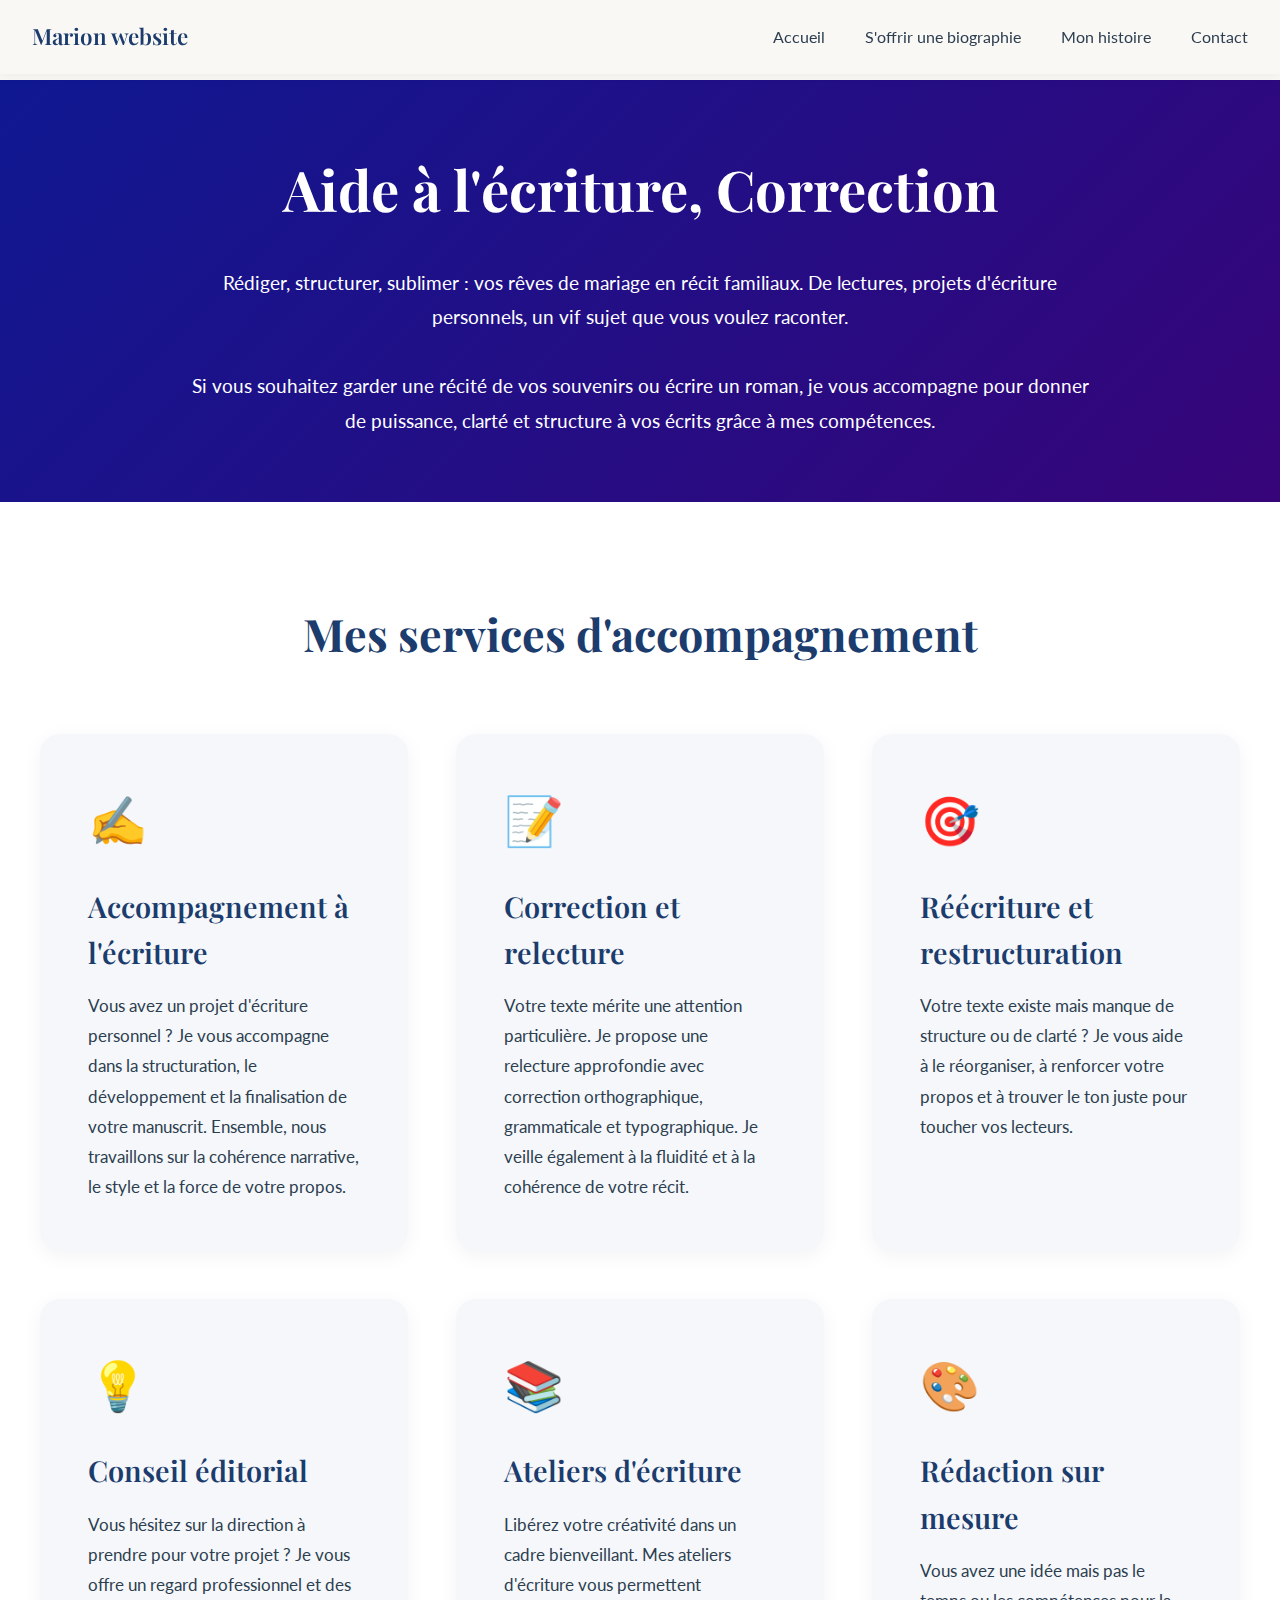
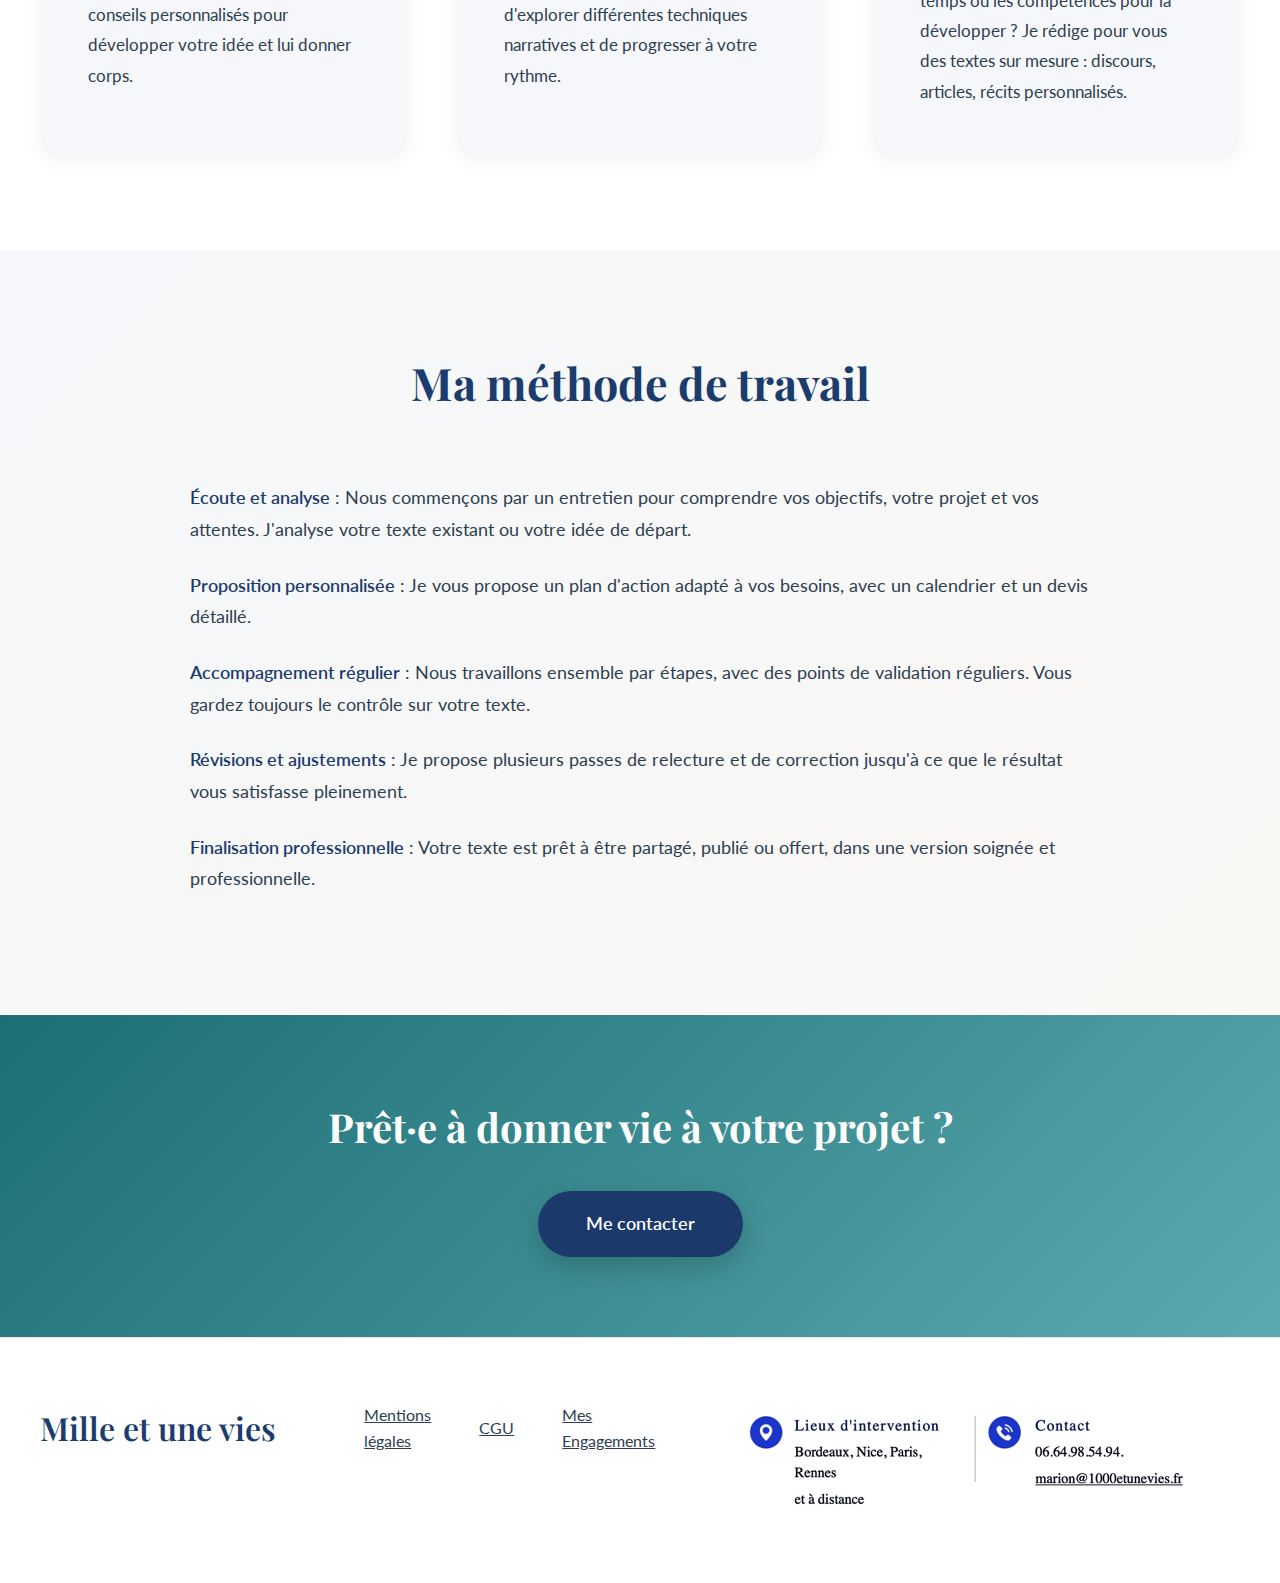
<file: aide-ecriture.html>
<!DOCTYPE html>
<html lang="fr">
  <head>
    <meta charset="UTF-8" />
    <meta name="viewport" content="width=device-width, initial-scale=1.0" />
    <title>Aide à l'écriture, Correction - Mille et une vies</title>
    <link
      href="https://fonts.googleapis.com/css2?family=Playfair+Display:wght@400;500;600;700&family=Cormorant+Garamond:wght@300;400;500&family=Lato:wght@300;400;600&display=swap"
      rel="stylesheet"
    />
    <style>
      * {
        margin: 0;
        padding: 0;
        box-sizing: border-box;
      }

      :root {
        --primary-blue: #1b3c6d;
        --accent-coral: #e8a598;
        --accent-teal: #1c6f75;
        --light-bg: #f5f7fa;
        --cream: #faf8f5;
        --dark-text: #2c3e50;
        --light-text: #6b7280;
        --navy-blue: #1b3a6b;
        --purple: #0f1891;
      }

      body {
        font-family: "Lato", sans-serif;
        color: var(--dark-text);
        line-height: 1.6;
        background-color: var(--cream);
      }

      /* Navbar */
      .navbar {
        background-color: var(--cream);
        padding: 1.2rem 2rem;
        position: fixed;
        top: 0;
        left: 0;
        right: 0;
        z-index: 1000;
        box-shadow: 0 2px 10px rgba(0, 0, 0, 0.05);
        transition: all 0.3s ease;
      }

      .navbar.scrolled {
        background-color: rgba(250, 248, 245, 0.98);
        backdrop-filter: blur(10px);
      }

      .nav-container {
        max-width: 1400px;
        margin: 0 auto;
        display: flex;
        justify-content: space-between;
        align-items: center;
      }

      .nav-logo {
        display: flex;
        align-items: center;
        gap: 1rem;
        text-decoration: none;
      }

      .nav-logo-icon {
        width: 50px;
        height: 50px;
      }

      .nav-logo-text {
        font-family: "Playfair Display", serif;
        font-size: 1.4rem;
        color: var(--primary-blue);
        font-weight: 600;
      }

      .nav-menu {
        display: flex;
        list-style: none;
        gap: 2.5rem;
        align-items: center;
      }

      .nav-menu li a {
        text-decoration: none;
        color: var(--dark-text);
        font-size: 1rem;
        font-weight: 400;
        transition: color 0.3s ease;
        position: relative;
      }

      .nav-menu li a::after {
        content: "";
        position: absolute;
        bottom: -5px;
        left: 0;
        width: 0;
        height: 2px;
        background-color: var(--accent-teal);
        transition: width 0.3s ease;
      }

      .nav-menu li a:hover {
        color: var(--primary-blue);
      }

      .nav-menu li a:hover::after {
        width: 100%;
      }

      .hamburger {
        display: none;
        flex-direction: column;
        cursor: pointer;
        gap: 5px;
        z-index: 1001;
      }

      .hamburger span {
        width: 28px;
        height: 3px;
        background-color: var(--primary-blue);
        border-radius: 3px;
        transition: all 0.3s ease;
      }

      @media (max-width: 968px) {
        .hamburger {
          display: flex;
        }

        .nav-menu {
          position: fixed;
          top: 0;
          right: -100%;
          height: 100vh;
          width: 300px;
          background-color: white;
          flex-direction: column;
          align-items: flex-start;
          padding: 6rem 2rem 2rem;
          box-shadow: -5px 0 20px rgba(0, 0, 0, 0.1);
          transition: right 0.4s cubic-bezier(0.4, 0, 0.2, 1);
          overflow-y: auto;
          gap: 1.5rem;
        }

        .nav-menu.active {
          right: 0;
        }
      }

      /* Hero Section */
      .hero-aide {
        margin-top: 80px;
        padding: 4rem 2rem;
        background: linear-gradient(135deg, var(--purple) 0%, #370479 100%);
        color: white;
        text-align: center;
      }

      .hero-title {
        font-family: "Playfair Display", serif;
        font-size: clamp(2.5rem, 5vw, 3.5rem);
        margin-bottom: 2rem;
      }

      .hero-text {
        max-width: 900px;
        margin: 0 auto;
        font-size: 1.2rem;
        line-height: 1.8;
      }

      /* Services Section */
      .services-section {
        padding: 6rem 2rem;
        background: white;
      }

      .section-title-main {
        font-family: "Playfair Display", serif;
        font-size: clamp(2rem, 4vw, 2.8rem);
        color: var(--primary-blue);
        text-align: center;
        margin-bottom: 4rem;
      }

      .services-grid {
        max-width: 1200px;
        margin: 0 auto;
        display: grid;
        grid-template-columns: repeat(auto-fit, minmax(350px, 1fr));
        gap: 3rem;
      }

      .service-card {
        background: var(--light-bg);
        padding: 3rem;
        border-radius: 20px;
        box-shadow: 0 5px 20px rgba(0, 0, 0, 0.05);
        transition: all 0.3s ease;
      }

      .service-card:hover {
        transform: translateY(-8px);
        box-shadow: 0 15px 40px rgba(0, 0, 0, 0.1);
      }

      .service-icon {
        font-size: 3rem;
        margin-bottom: 1.5rem;
      }

      .service-title {
        font-family: "Playfair Display", serif;
        font-size: 1.8rem;
        color: var(--primary-blue);
        margin-bottom: 1rem;
        font-weight: 600;
      }

      .service-description {
        font-size: 1.05rem;
        line-height: 1.8;
        color: var(--dark-text);
      }

      /* Methode Section */
      .methode-section {
        padding: 6rem 2rem;
        background: linear-gradient(
          135deg,
          var(--light-bg) 0%,
          var(--cream) 100%
        );
      }

      .methode-content {
        max-width: 900px;
        margin: 0 auto;
      }

      .methode-content p {
        font-size: 1.1rem;
        line-height: 1.8;
        color: var(--dark-text);
        margin-bottom: 1.5rem;
      }

      .methode-content strong {
        color: var(--primary-blue);
        font-weight: 600;
      }

      /* Tarifs Section */
      .tarifs-section {
        padding: 6rem 2rem;
        background: white;
      }

      .tarifs-grid {
        max-width: 1200px;
        margin: 4rem auto 0;
        display: grid;
        grid-template-columns: repeat(auto-fit, minmax(300px, 1fr));
        gap: 3rem;
      }

      .tarif-card {
        background: linear-gradient(135deg, var(--purple) 0%, #7e5fa6 100%);
        color: white;
        padding: 3rem;
        border-radius: 20px;
        box-shadow: 0 10px 30px rgba(155, 126, 189, 0.3);
        text-align: center;
        transition: all 0.3s ease;
      }

      .tarif-card:hover {
        transform: translateY(-5px);
        box-shadow: 0 15px 40px rgba(155, 126, 189, 0.4);
      }

      .tarif-title {
        font-family: "Playfair Display", serif;
        font-size: 1.8rem;
        margin-bottom: 1.5rem;
      }

      .tarif-price {
        font-size: 3rem;
        font-weight: 700;
        margin-bottom: 1rem;
      }

      .tarif-description {
        font-size: 1.05rem;
        line-height: 1.8;
        opacity: 0.95;
      }

      /* CTA Section */
      .cta-final {
        background: linear-gradient(
          135deg,
          var(--accent-teal) 0%,
          #5aa9ae 100%
        );
        padding: 5rem 2rem;
        text-align: center;
      }

      .cta-final h2 {
        font-family: "Playfair Display", serif;
        font-size: 2.5rem;
        color: white;
        margin-bottom: 2rem;
      }

      .btn-contact-final {
        display: inline-block;
        padding: 1.2rem 3rem;
        background: var(--navy-blue);
        color: white;
        text-decoration: none;
        border-radius: 50px;
        font-weight: 600;
        font-size: 1.1rem;
        transition: all 0.3s ease;
        box-shadow: 0 10px 30px rgba(0, 0, 0, 0.2);
      }

      .btn-contact-final:hover {
        transform: scale(1.05);
        box-shadow: 0 15px 40px rgba(0, 0, 0, 0.3);
      }

      /* Footer */
      /* Footer */
      footer {
        background: white;
        color: var(--dark-text);
        padding: 4rem 2rem;
        border-top: 1px solid #e5e7eb;
      }

      .footer-content {
        max-width: 1200px;
        margin: 0 auto;
        display: grid;
        grid-template-columns: 1fr 1fr 2fr;
        gap: 4rem;
        align-items: start;
      }

      .footer-logo {
        font-family: "Playfair Display", serif;
        font-size: 2rem;
        color: var(--primary-blue);
        font-weight: 600;
        margin-bottom: 0;
      }

      .footer-links {
        display: flex;
        gap: 3rem;
        align-items: center;
      }

      .footer-links a {
        color: var(--dark-text);
        text-decoration: underline;
        font-size: 1rem;
        transition: color 0.3s ease;
      }

      .footer-links a:hover {
        color: var(--primary-blue);
      }

      .footer-info {
        display: flex;
        flex-direction: column;
        gap: 0.5rem;
      }

      .footer-info-title {
        font-weight: 600;
        color: var(--dark-text);
        margin-bottom: 0.5rem;
        font-size: 1rem;
      }

      .footer-info p {
        color: var(--dark-text);
        font-size: 0.95rem;
        line-height: 1.6;
        margin: 0;
      }

      .footer-info a {
        color: var(--dark-text);
        text-decoration: underline;
        transition: color 0.3s ease;
      }

      .footer-info a:hover {
        color: var(--primary-blue);
      }

      .footer-icon {
        width: 24px;
        height: 24px;
        display: inline-flex;
        align-items: center;
        justify-content: center;
        background: var(--primary-blue);
        color: white;
        border-radius: 50%;
        margin-right: 0.5rem;
        font-size: 0.8rem;
      }

      .footer-contact-image {
        display: flex;
        align-items: center;
        justify-content: flex-end;
      }

      .footer-contact-image img {
        max-width: 100%;
        height: auto;
      }

      .footer-bottom {
        display: none;
      }

      /* Responsive */
      @media (max-width: 968px) {
        .services-grid,
        .tarifs-grid {
          grid-template-columns: 1fr;
          gap: 2rem;
        }

        .service-card,
        .tarif-card {
          padding: 2rem;
        }
      }
    </style>
  </head>
  <body id="home">
    <!-- Navbar -->
    <nav class="navbar">
      <div class="nav-container">
        <a href="./index.html" class="nav-logo">
          <span class="nav-logo-text">Marion website</span>
        </a>

        <ul class="nav-menu">
          <li><a href="./index.html">Accueil</a></li>
          <li class="">
            <a href="#contact">S'offrir une biographie</a>
          </li>
          <li><a href="./merencontrer.html">Mon histoire</a></li>
          <li><a href="#contact">Contact</a></li>
        </ul>

        <div class="hamburger">
          <span></span>
          <span></span>
          <span></span>
        </div>
      </div>
    </nav>

    <!-- Hero Section -->
    <section class="hero-aide">
      <h1 class="hero-title">Aide à l'écriture, Correction</h1>
      <p class="hero-text">
        Rédiger, structurer, sublimer : vos rêves de mariage en récit familiaux.
        De lectures, projets d'écriture personnels, un vif sujet que vous voulez
        raconter.<br /><br />Si vous souhaitez garder une récité de vos
        souvenirs ou écrire un roman, je vous accompagne pour donner de
        puissance, clarté et structure à vos écrits grâce à mes compétences.
      </p>
    </section>

    <!-- Services Section -->
    <section class="services-section">
      <h2 class="section-title-main">Mes services d'accompagnement</h2>

      <div class="services-grid">
        <div class="service-card">
          <div class="service-icon">✍️</div>
          <h3 class="service-title">Accompagnement à l'écriture</h3>
          <p class="service-description">
            Vous avez un projet d'écriture personnel ? Je vous accompagne dans
            la structuration, le développement et la finalisation de votre
            manuscrit. Ensemble, nous travaillons sur la cohérence narrative, le
            style et la force de votre propos.
          </p>
        </div>

        <div class="service-card">
          <div class="service-icon">📝</div>
          <h3 class="service-title">Correction et relecture</h3>
          <p class="service-description">
            Votre texte mérite une attention particulière. Je propose une
            relecture approfondie avec correction orthographique, grammaticale
            et typographique. Je veille également à la fluidité et à la
            cohérence de votre récit.
          </p>
        </div>

        <div class="service-card">
          <div class="service-icon">🎯</div>
          <h3 class="service-title">Réécriture et restructuration</h3>
          <p class="service-description">
            Votre texte existe mais manque de structure ou de clarté ? Je vous
            aide à le réorganiser, à renforcer votre propos et à trouver le ton
            juste pour toucher vos lecteurs.
          </p>
        </div>

        <div class="service-card">
          <div class="service-icon">💡</div>
          <h3 class="service-title">Conseil éditorial</h3>
          <p class="service-description">
            Vous hésitez sur la direction à prendre pour votre projet ? Je vous
            offre un regard professionnel et des conseils personnalisés pour
            développer votre idée et lui donner corps.
          </p>
        </div>

        <div class="service-card">
          <div class="service-icon">📚</div>
          <h3 class="service-title">Ateliers d'écriture</h3>
          <p class="service-description">
            Libérez votre créativité dans un cadre bienveillant. Mes ateliers
            d'écriture vous permettent d'explorer différentes techniques
            narratives et de progresser à votre rythme.
          </p>
        </div>

        <div class="service-card">
          <div class="service-icon">🎨</div>
          <h3 class="service-title">Rédaction sur mesure</h3>
          <p class="service-description">
            Vous avez une idée mais pas le temps ou les compétences pour la
            développer ? Je rédige pour vous des textes sur mesure : discours,
            articles, récits personnalisés.
          </p>
        </div>
      </div>
    </section>

    <!-- Méthode Section -->
    <section class="methode-section">
      <h2 class="section-title-main">Ma méthode de travail</h2>

      <div class="methode-content">
        <p>
          <strong>Écoute et analyse</strong> : Nous commençons par un entretien
          pour comprendre vos objectifs, votre projet et vos attentes. J'analyse
          votre texte existant ou votre idée de départ.
        </p>

        <p>
          <strong>Proposition personnalisée</strong> : Je vous propose un plan
          d'action adapté à vos besoins, avec un calendrier et un devis
          détaillé.
        </p>

        <p>
          <strong>Accompagnement régulier</strong> : Nous travaillons ensemble
          par étapes, avec des points de validation réguliers. Vous gardez
          toujours le contrôle sur votre texte.
        </p>

        <p>
          <strong>Révisions et ajustements</strong> : Je propose plusieurs
          passes de relecture et de correction jusqu'à ce que le résultat vous
          satisfasse pleinement.
        </p>

        <p>
          <strong>Finalisation professionnelle</strong> : Votre texte est prêt à
          être partagé, publié ou offert, dans une version soignée et
          professionnelle.
        </p>
      </div>
    </section>

    <!-- Tarifs Section
    <section class="tarifs-section">
        <h2 class="section-title-main">Tarifs</h2>
        
        <div class="tarifs-grid">
            <div class="tarif-card">
                <h3 class="tarif-title">Relecture / Correction</h3>
                <div class="tarif-price">3€</div>
                <p class="tarif-description">par page<br>(1500 signes)<br><br>Correction orthographique, grammaticale et typographique</p>
            </div>

            <div class="tarif-card">
                <h3 class="tarif-title">Accompagnement</h3>
                <div class="tarif-price">60€</div>
                <p class="tarif-description">par heure<br><br>Séance de travail individuelle pour structurer et développer votre projet</p>
            </div>

            <div class="tarif-card">
                <h3 class="tarif-price">Sur devis</div>
                <p class="tarif-description">Rédaction sur mesure<br>Ateliers d'écriture<br>Projets spécifiques<br><br>Contactez-moi pour un devis personnalisé</p>
            </div>
        </div>
    </section>
     -->

    <!-- CTA Section -->
    <section class="cta-final">
      <h2>Prêt·e à donner vie à votre projet ?</h2>
      <a href="index.html#contact" class="btn-contact-final">Me contacter</a>
    </section>

    <!-- Footer -->
    <footer>
      <div class="footer-content">
        <div class="footer-logo-section">
          <h2 class="footer-logo">Mille et une vies</h2>
        </div>

        <div class="footer-links">
          <a href="#">Mentions légales</a>
          <a href="#">CGU</a>
          <a href="#">Mes Engagements</a>
        </div>

        <div
          class="footer-contact-image display: flex; align-items: center; justify-content: flex-end"
        >
          <img
            src="./public/contacts.png"
            alt="Lieux d'intervention et Contact"
            style="width: 100%; height: auto"
          />
        </div>
      </div>
    </footer>

    <script>
      // Menu hamburger toggle
      const hamburger = document.querySelector(".hamburger");
      const navMenu = document.querySelector(".nav-menu");

      hamburger.addEventListener("click", () => {
        hamburger.classList.toggle("active");
        navMenu.classList.toggle("active");
      });

      // Fermer le menu quand on clique sur un lien
      document.querySelectorAll(".nav-menu li a").forEach((link) => {
        link.addEventListener("click", () => {
          hamburger.classList.remove("active");
          navMenu.classList.remove("active");
        });
      });

      // Fermer le menu quand on clique en dehors
      document.addEventListener("click", (e) => {
        if (!hamburger.contains(e.target) && !navMenu.contains(e.target)) {
          hamburger.classList.remove("active");
          navMenu.classList.remove("active");
        }
      });

      // Effet de scroll sur la navbar
      const navbar = document.querySelector(".navbar");
      window.addEventListener("scroll", () => {
        if (window.scrollY > 50) {
          navbar.classList.add("scrolled");
        } else {
          navbar.classList.remove("scrolled");
        }
      });
    </script>
  </body>
</html>
</file>
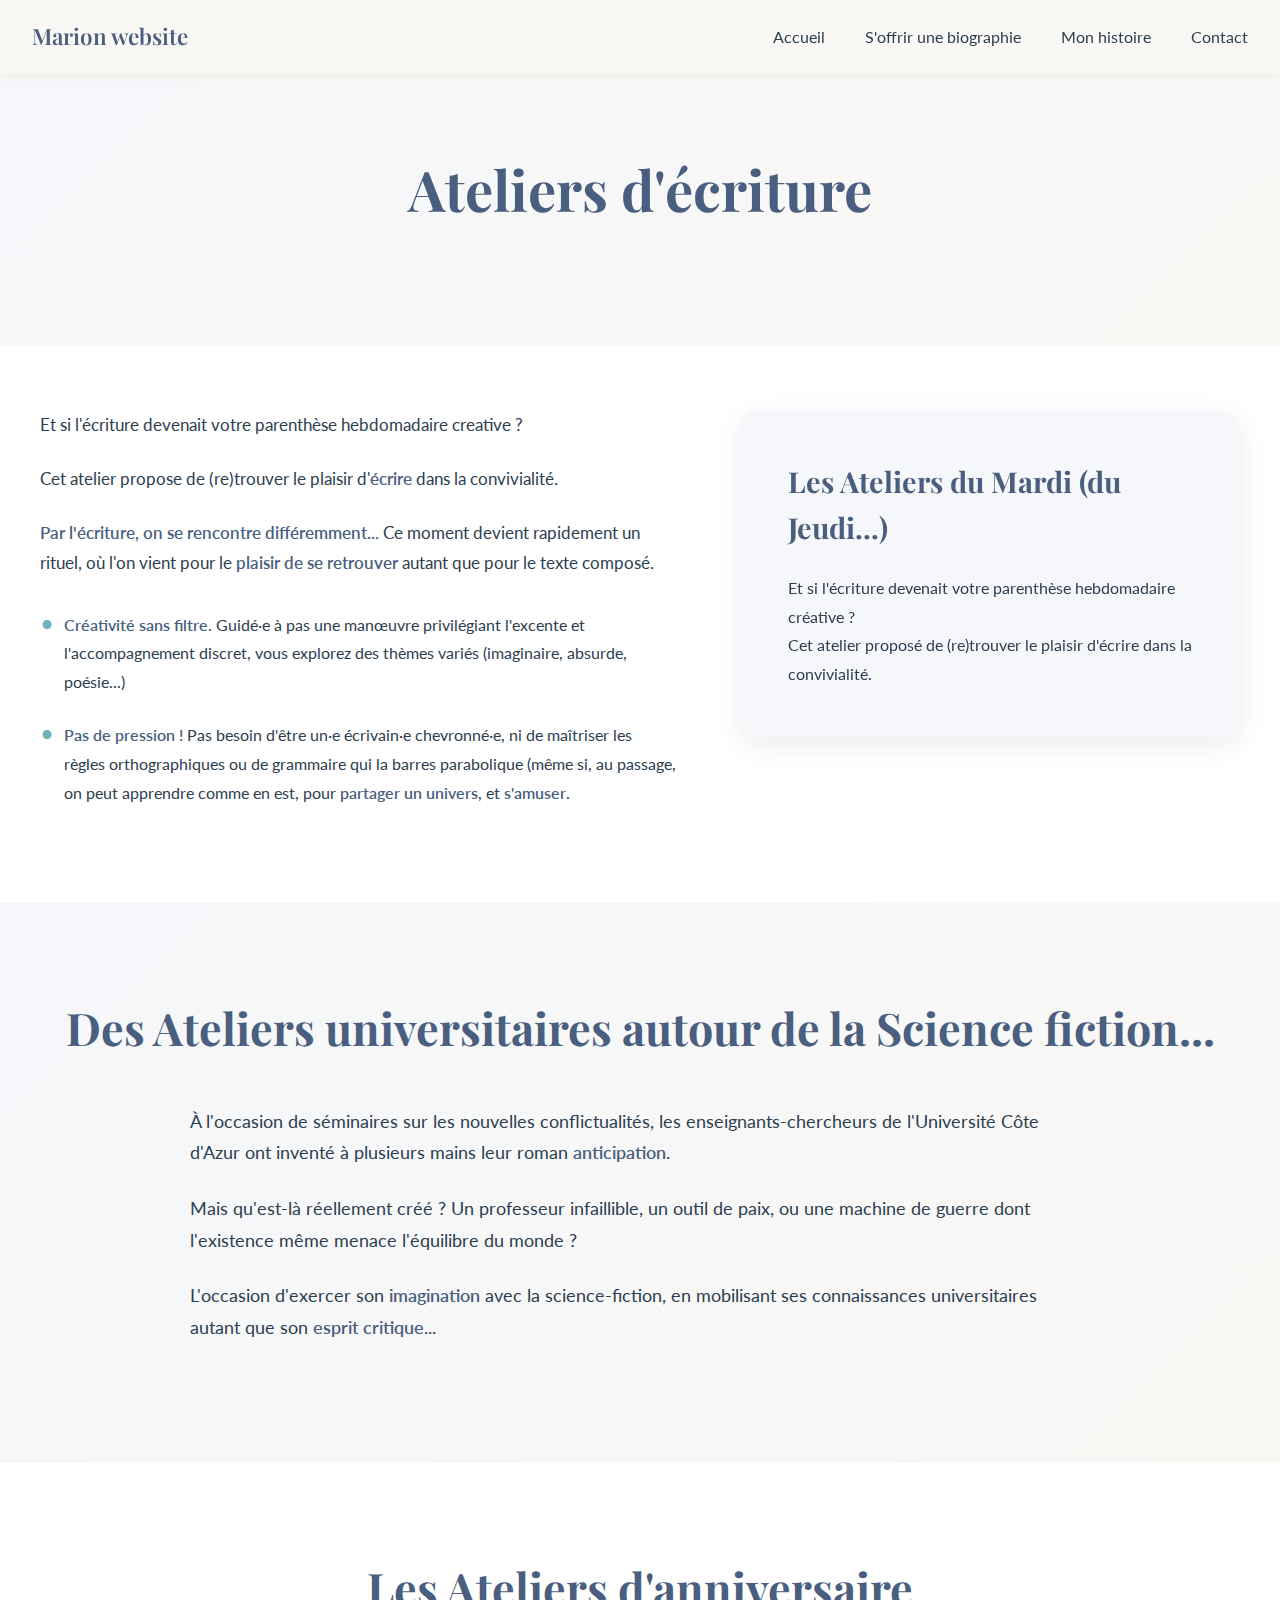
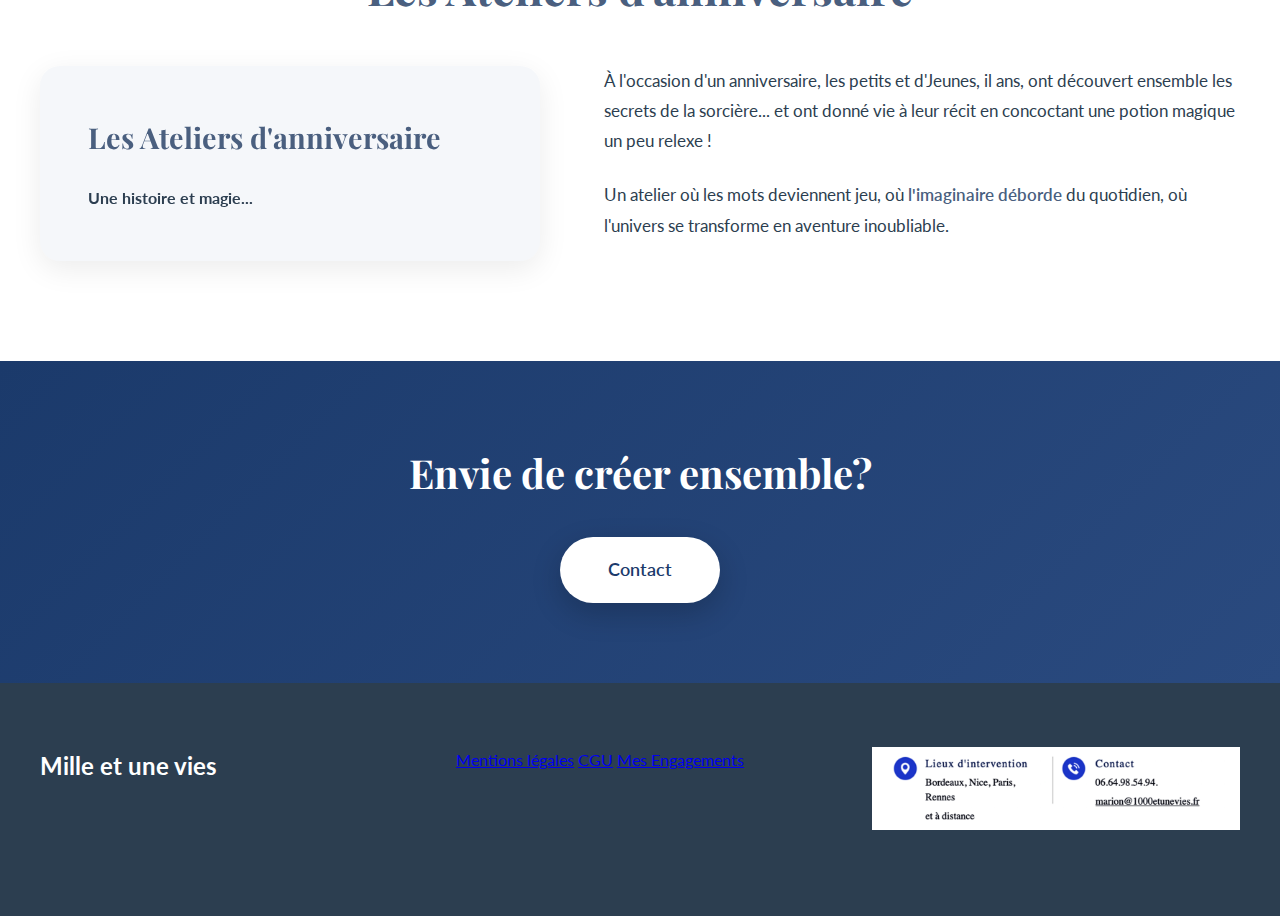
<file: atelier.html>
<!DOCTYPE html>
<html lang="fr">
  <head>
    <meta charset="UTF-8" />
    <meta name="viewport" content="width=device-width, initial-scale=1.0" />
    <title>Ateliers d'écriture - Mille et une vies</title>
    <link
      href="https://fonts.googleapis.com/css2?family=Playfair+Display:wght@400;500;600;700&family=Cormorant+Garamond:wght@300;400;500&family=Lato:wght@300;400;600&display=swap"
      rel="stylesheet"
    />
    <style>
      * {
        margin: 0;
        padding: 0;
        box-sizing: border-box;
      }

      :root {
        --primary-blue: #4a5f7f;
        --accent-coral: #e8a598;
        --accent-teal: #6db3b8;
        --light-bg: #f5f7fa;
        --cream: #faf8f5;
        --dark-text: #2c3e50;
        --light-text: #6b7280;
        --navy-blue: #1b3a6b;
      }

      body {
        font-family: "Lato", sans-serif;
        color: var(--dark-text);
        line-height: 1.6;
        background-color: var(--cream);
      }

      /* Navbar */
      .navbar {
        background-color: var(--cream);
        padding: 1.2rem 2rem;
        position: fixed;
        top: 0;
        left: 0;
        right: 0;
        z-index: 1000;
        box-shadow: 0 2px 10px rgba(0, 0, 0, 0.05);
        transition: all 0.3s ease;
      }

      .navbar.scrolled {
        background-color: rgba(250, 248, 245, 0.98);
        backdrop-filter: blur(10px);
      }

      .nav-container {
        max-width: 1400px;
        margin: 0 auto;
        display: flex;
        justify-content: space-between;
        align-items: center;
      }

      .nav-logo {
        display: flex;
        align-items: center;
        gap: 1rem;
        text-decoration: none;
      }

      .nav-logo-icon {
        width: 50px;
        height: 50px;
      }

      .nav-logo-text {
        font-family: "Playfair Display", serif;
        font-size: 1.4rem;
        color: var(--primary-blue);
        font-weight: 600;
      }

      .nav-menu {
        display: flex;
        list-style: none;
        gap: 2.5rem;
        align-items: center;
      }

      .nav-menu li a {
        text-decoration: none;
        color: var(--dark-text);
        font-size: 1rem;
        font-weight: 400;
        transition: color 0.3s ease;
        position: relative;
      }

      .nav-menu li a::after {
        content: "";
        position: absolute;
        bottom: -5px;
        left: 0;
        width: 0;
        height: 2px;
        background-color: var(--accent-teal);
        transition: width 0.3s ease;
      }

      .nav-menu li a:hover {
        color: var(--primary-blue);
      }

      .nav-menu li a:hover::after {
        width: 100%;
      }

      .hamburger {
        display: none;
        flex-direction: column;
        cursor: pointer;
        gap: 5px;
        z-index: 1001;
      }

      .hamburger span {
        width: 28px;
        height: 3px;
        background-color: var(--primary-blue);
        border-radius: 3px;
        transition: all 0.3s ease;
      }

      .hamburger.active span:nth-child(1) {
        transform: rotate(45deg) translate(8px, 8px);
      }

      .hamburger.active span:nth-child(2) {
        opacity: 0;
      }

      .hamburger.active span:nth-child(3) {
        transform: rotate(-45deg) translate(7px, -7px);
      }

      @media (max-width: 968px) {
        .hamburger {
          display: flex;
        }

        .nav-menu {
          position: fixed;
          top: 0;
          right: -100%;
          height: 100vh;
          width: 300px;
          background-color: white;
          flex-direction: column;
          align-items: flex-start;
          padding: 6rem 2rem 2rem;
          box-shadow: -5px 0 20px rgba(0, 0, 0, 0.1);
          transition: right 0.4s cubic-bezier(0.4, 0, 0.2, 1);
          overflow-y: auto;
          gap: 1.5rem;
        }

        .nav-menu.active {
          right: 0;
        }

        .nav-menu li {
          width: 100%;
        }

        .nav-menu li a {
          display: block;
          padding: 0.8rem 0;
          font-size: 1.1rem;
        }
      }

      /* Hero Section */
      .hero-ateliers {
        margin-top: 80px;
        padding: 4rem 2rem;
        background: linear-gradient(
          135deg,
          var(--light-bg) 0%,
          var(--cream) 100%
        );
      }

      .hero-title {
        font-family: "Playfair Display", serif;
        font-size: clamp(2.5rem, 5vw, 3.5rem);
        color: var(--primary-blue);
        margin-bottom: 3rem;
        text-align: center;
      }

      /* Section Atelier */
      .atelier-section {
        padding: 4rem 2rem;
        background: white;
      }

      .atelier-content {
        max-width: 1200px;
        margin: 0 auto;
        display: grid;
        grid-template-columns: 1fr 500px;
        gap: 4rem;
        align-items: start;
      }

      .atelier-text h2 {
        font-family: "Playfair Display", serif;
        font-size: 2rem;
        color: var(--primary-blue);
        margin-bottom: 2rem;
        line-height: 1.3;
      }

      .atelier-text p {
        font-size: 1.05rem;
        line-height: 1.8;
        color: var(--dark-text);
        margin-bottom: 1.5rem;
      }

      .atelier-text strong {
        color: var(--primary-blue);
        font-weight: 600;
      }

      .atelier-list {
        list-style: none;
        margin: 2rem 0;
      }

      .atelier-list li {
        margin-bottom: 1.5rem;
        padding-left: 1.5rem;
        position: relative;
        font-size: 1rem;
        line-height: 1.8;
      }

      .atelier-list li::before {
        content: "•";
        position: absolute;
        left: 0;
        color: var(--accent-teal);
        font-size: 1.5rem;
        line-height: 1;
      }

      .atelier-list strong {
        color: var(--primary-blue);
        font-weight: 600;
      }

      .atelier-sidebar {
        background: var(--light-bg);
        padding: 3rem;
        border-radius: 20px;
        box-shadow: 0 8px 30px rgba(0, 0, 0, 0.08);
        position: sticky;
        top: 120px;
      }

      .sidebar-title {
        font-family: "Playfair Display", serif;
        font-size: 1.8rem;
        color: var(--primary-blue);
        margin-bottom: 1.5rem;
      }

      .sidebar-text {
        font-size: 1rem;
        line-height: 1.8;
        color: var(--dark-text);
      }

      /* Section Universitaires */
      .universitaires-section {
        padding: 6rem 2rem;
        background: linear-gradient(
          135deg,
          var(--light-bg) 0%,
          var(--cream) 100%
        );
      }

      .section-title-main {
        font-family: "Playfair Display", serif;
        font-size: clamp(2rem, 4vw, 2.8rem);
        color: var(--primary-blue);
        text-align: center;
        margin-bottom: 3rem;
        line-height: 1.3;
      }

      .universitaires-content {
        max-width: 900px;
        margin: 0 auto;
      }

      .universitaires-content p {
        font-size: 1.1rem;
        line-height: 1.8;
        color: var(--dark-text);
        margin-bottom: 1.5rem;
      }

      .universitaires-content strong {
        color: var(--primary-blue);
        font-weight: 600;
      }

      .universitaires-content em {
        font-style: italic;
        color: var(--primary-blue);
      }

      /* Section Anniversaire */
      .anniversaire-section {
        padding: 6rem 2rem;
        background: white;
      }

      .anniversaire-content {
        max-width: 1200px;
        margin: 0 auto;
        display: grid;
        grid-template-columns: 500px 1fr;
        gap: 4rem;
        align-items: start;
      }

      .anniversaire-sidebar {
        background: var(--light-bg);
        padding: 3rem;
        border-radius: 20px;
        box-shadow: 0 8px 30px rgba(0, 0, 0, 0.08);
        position: sticky;
        top: 120px;
      }

      .anniversaire-text h2 {
        font-family: "Playfair Display", serif;
        font-size: 2rem;
        color: var(--primary-blue);
        margin-bottom: 2rem;
      }

      .anniversaire-text h3 {
        font-family: "Playfair Display", serif;
        font-size: 1.5rem;
        color: var(--primary-blue);
        margin: 2rem 0 1rem;
        font-style: italic;
      }

      .anniversaire-text p {
        font-size: 1.05rem;
        line-height: 1.8;
        color: var(--dark-text);
        margin-bottom: 1.5rem;
      }

      .anniversaire-text strong {
        color: var(--primary-blue);
        font-weight: 600;
      }

      /* Section CTA */
      .cta-final {
        background: linear-gradient(135deg, var(--navy-blue) 0%, #2a4a7f 100%);
        padding: 5rem 2rem;
        text-align: center;
      }

      .cta-final h2 {
        font-family: "Playfair Display", serif;
        font-size: 2.5rem;
        color: white;
        margin-bottom: 2rem;
      }

      .btn-contact-final {
        display: inline-block;
        padding: 1.2rem 3rem;
        background: white;
        color: var(--navy-blue);
        text-decoration: none;
        border-radius: 50px;
        font-weight: 600;
        font-size: 1.1rem;
        transition: all 0.3s ease;
        box-shadow: 0 10px 30px rgba(0, 0, 0, 0.2);
      }

      .btn-contact-final:hover {
        transform: scale(1.05);
        box-shadow: 0 15px 40px rgba(0, 0, 0, 0.3);
        background: var(--accent-teal);
        color: white;
      }

      /* Footer */
      footer {
        background: var(--dark-text);
        color: white;
        padding: 4rem 2rem 2rem;
      }

      .footer-content {
        max-width: 1200px;
        margin: 0 auto;
        display: grid;
        grid-template-columns: repeat(auto-fit, minmax(250px, 1fr));
        gap: 3rem;
        margin-bottom: 3rem;
      }

      .footer-section h3 {
        font-family: "Playfair Display", serif;
        font-size: 1.5rem;
        margin-bottom: 1.5rem;
      }

      .footer-section p,
      .footer-section a {
        color: rgba(255, 255, 255, 0.8);
        text-decoration: none;
        line-height: 2;
        display: block;
      }

      .footer-section a:hover {
        color: var(--accent-teal);
      }

      .footer-icon {
        display: inline-block;
        margin-right: 0.5rem;
      }

      .footer-bottom {
        text-align: center;
        padding-top: 2rem;
        border-top: 1px solid rgba(255, 255, 255, 0.1);
        color: rgba(255, 255, 255, 0.6);
      }

      /* Responsive */
      @media (max-width: 968px) {
        .atelier-content,
        .anniversaire-content {
          grid-template-columns: 1fr;
          gap: 2rem;
        }

        .atelier-sidebar,
        .anniversaire-sidebar {
          position: relative;
          top: 0;
        }

        .anniversaire-content {
          grid-template-columns: 1fr;
        }

        .anniversaire-sidebar {
          order: -1;
        }
      }
    </style>
  </head>
  <body class="home">
    <!-- Navbar -->
    <nav class="navbar">
      <div class="nav-container">
        <a href="./index.html" class="nav-logo">
          <span class="nav-logo-text">Marion website</span>
        </a>

        <ul class="nav-menu">
          <li><a href="./index.html">Accueil</a></li>
          <li class="">
            <a href="#contact">S'offrir une biographie</a>
          </li>
          <li><a href="./merencontrer.html">Mon histoire</a></li>
          <li><a href="#contact">Contact</a></li>
        </ul>

        <div class="hamburger">
          <span></span>
          <span></span>
          <span></span>
        </div>
      </div>
    </nav>

    <!-- Hero Section -->
    <section class="hero-ateliers">
      <h1 class="hero-title">Ateliers d'écriture</h1>
    </section>

    <!-- Section Les Ateliers du Mardi -->
    <section class="atelier-section">
      <div class="atelier-content">
        <div class="atelier-text">
          <p>
            Et si l'écriture devenait votre parenthèse hebdomadaire creative ?
          </p>
          <p>
            Cet atelier propose de (re)trouver le plaisir d'<strong
              >écrire</strong
            >
            dans la convivialité.
          </p>
          <p>
            <strong>Par l'écriture, on se rencontre différemment...</strong> Ce
            moment devient rapidement un rituel, où l'on vient pour le
            <strong>plaisir de se retrouver</strong> autant que pour le texte
            composé.
          </p>

          <ul class="atelier-list">
            <li>
              <strong>Créativité sans filtre.</strong> Guidé·e à pas une
              manœuvre privilégiant l'excente et l'accompagnement discret, vous
              explorez des thèmes variés (imaginaire, absurde, poésie...)
            </li>
            <li>
              <strong>Pas de pression !</strong> Pas besoin d'être un·e
              écrivain·e chevronné·e, ni de maîtriser les règles orthographiques
              ou de grammaire qui la barres parabolique (même si, au passage, on
              peut apprendre comme en est, pour
              <strong>partager un univers</strong>, et
              <strong>s'amuser</strong>.
            </li>
          </ul>
        </div>

        <div class="atelier-sidebar">
          <h3 class="sidebar-title">Les Ateliers du Mardi (du Jeudi...)</h3>
          <p class="sidebar-text">
            Et si l'écriture devenait votre parenthèse hebdomadaire créative ?
          </p>
          <p class="sidebar-text">
            Cet atelier proposé de (re)trouver le plaisir d'écrire dans la
            convivialité.
          </p>
        </div>
      </div>
    </section>

    <!-- Section Des Ateliers universitaires -->
    <section class="universitaires-section">
      <h2 class="section-title-main">
        Des Ateliers universitaires autour de la Science fiction...
      </h2>

      <div class="universitaires-content">
        <p>
          À l'occasion de séminaires sur les nouvelles conflictualités, les
          enseignants-chercheurs de l'Université Côte d'Azur ont inventé à
          plusieurs mains leur roman <strong>anticipation</strong>.
        </p>

        <p>
          Mais qu'est-là réellement créé ? Un professeur infaillible, un outil
          de paix, ou une machine de guerre dont l'existence même menace
          l'équilibre du monde ?
        </p>

        <p>
          L'occasion d'exercer son <strong>imagination</strong> avec la
          science-fiction, en mobilisant ses connaissances universitaires autant
          que son <strong>esprit critique</strong>...
        </p>
      </div>
    </section>

    <!-- Section Les Ateliers d'anniversaire -->
    <section class="anniversaire-section">
      <h2 class="section-title-main">Les Ateliers d'anniversaire</h2>

      <div class="anniversaire-content">
        <div class="anniversaire-sidebar">
          <h3 class="sidebar-title">Les Ateliers d'anniversaire</h3>
          <p class="sidebar-text"><strong>Une histoire et magie...</strong></p>
        </div>

        <div class="anniversaire-text">
          <p>
            À l'occasion d'un anniversaire, les petits et d'Jeunes, il ans, ont
            découvert ensemble les secrets de la sorcière... et ont donné vie à
            leur récit en concoctant une potion magique un peu relexe !
          </p>

          <p>
            Un atelier où les mots deviennent jeu, où
            <strong>l'imaginaire déborde</strong> du quotidien, où l'univers se
            transforme en aventure inoubliable.
          </p>
        </div>
      </div>
    </section>

    <!-- Section CTA -->
    <section class="cta-final">
      <h2>Envie de créer ensemble?</h2>
      <a href="index.html#contact" class="btn-contact-final">Contact</a>
    </section>

    <!-- Footer -->
    <footer>
      <div class="footer-content">
        <div class="footer-logo-section">
          <h2 class="footer-logo">Mille et une vies</h2>
        </div>

        <div class="footer-links">
          <a href="#">Mentions légales</a>
          <a href="#">CGU</a>
          <a href="#">Mes Engagements</a>
        </div>

        <div
          class="footer-contact-image display: flex; align-items: center; justify-content: flex-end"
        >
          <img
            src="./public/contacts.png"
            alt="Lieux d'intervention et Contact"
            style="width: 100%; height: auto"
          />
        </div>
      </div>
    </footer>

    <script>
      // Menu hamburger toggle
      const hamburger = document.querySelector(".hamburger");
      const navMenu = document.querySelector(".nav-menu");

      hamburger.addEventListener("click", () => {
        hamburger.classList.toggle("active");
        navMenu.classList.toggle("active");
      });

      // Fermer le menu quand on clique sur un lien
      document.querySelectorAll(".nav-menu li a").forEach((link) => {
        link.addEventListener("click", () => {
          hamburger.classList.remove("active");
          navMenu.classList.remove("active");
        });
      });

      // Fermer le menu quand on clique en dehors
      document.addEventListener("click", (e) => {
        if (!hamburger.contains(e.target) && !navMenu.contains(e.target)) {
          hamburger.classList.remove("active");
          navMenu.classList.remove("active");
        }
      });

      // Effet de scroll sur la navbar
      const navbar = document.querySelector(".navbar");
      window.addEventListener("scroll", () => {
        if (window.scrollY > 50) {
          navbar.classList.add("scrolled");
        } else {
          navbar.classList.remove("scrolled");
        }
      });
    </script>
  </body>
</html>
</file>
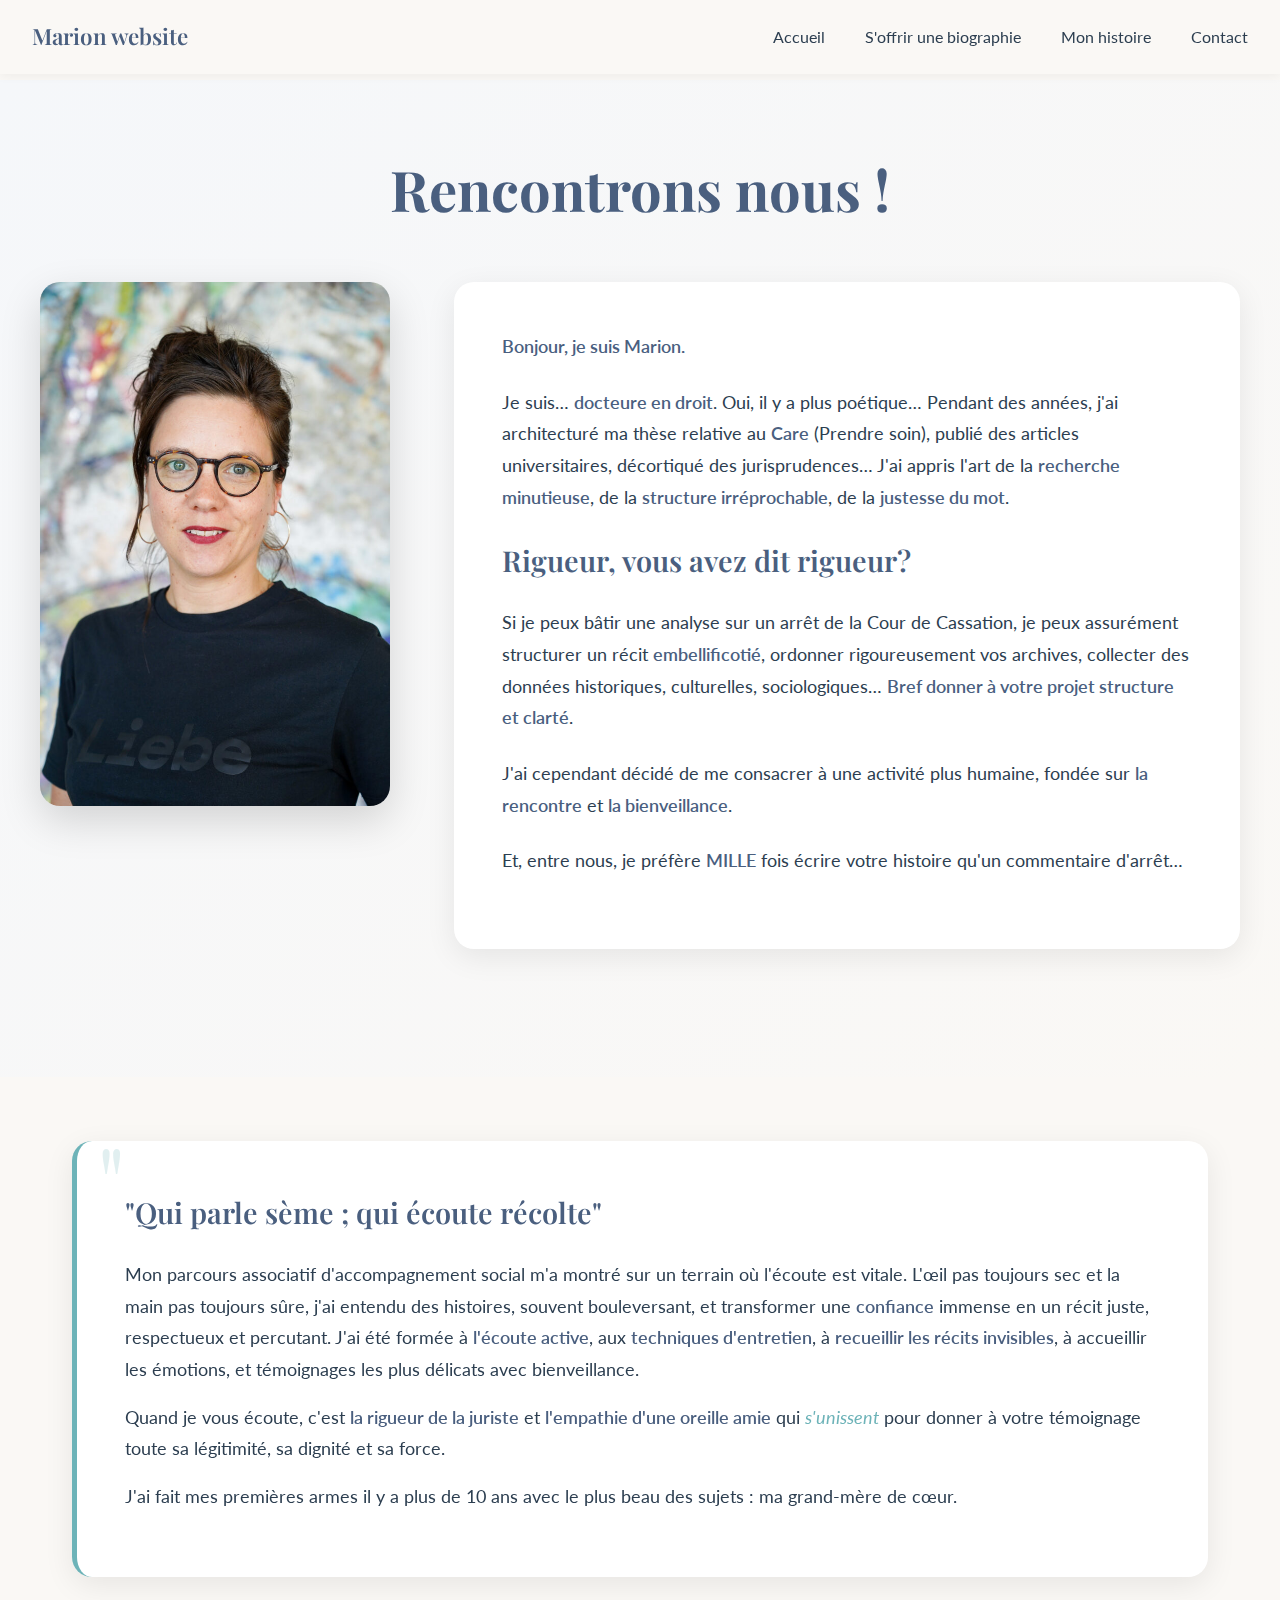
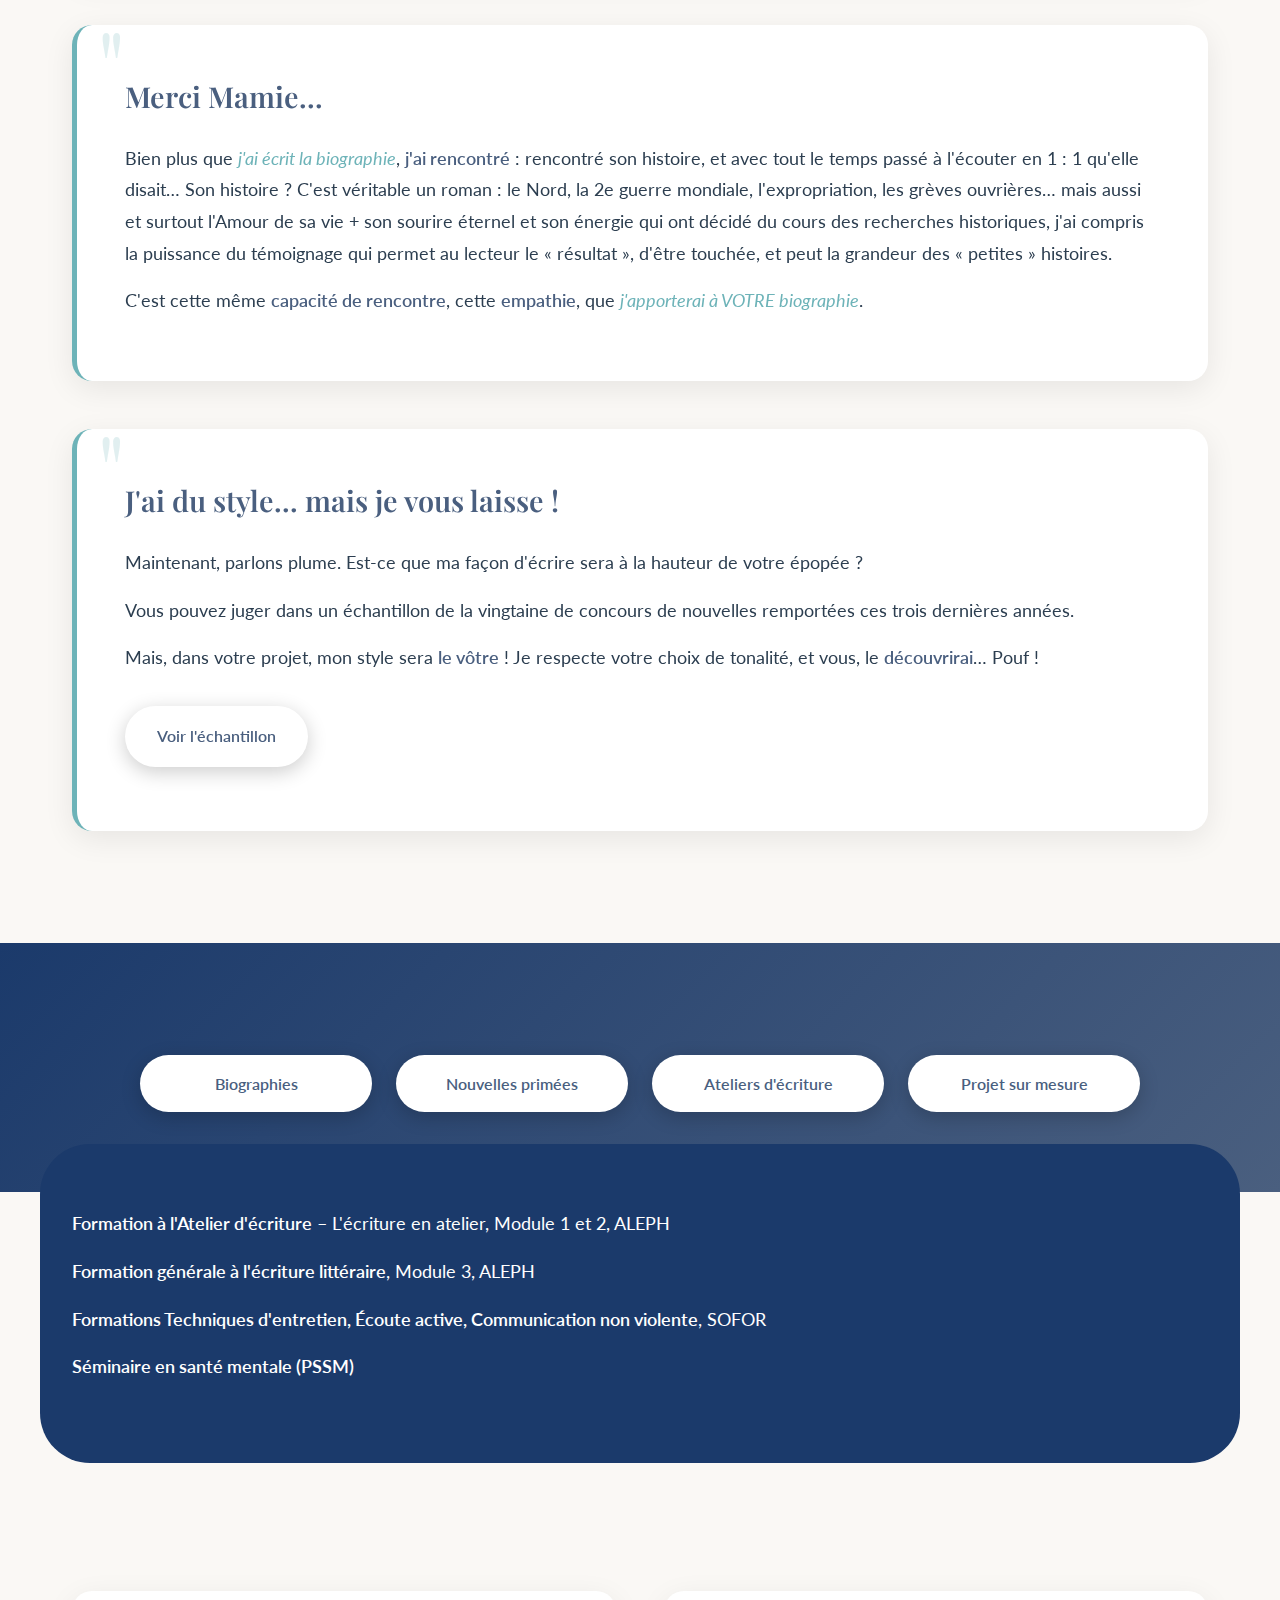
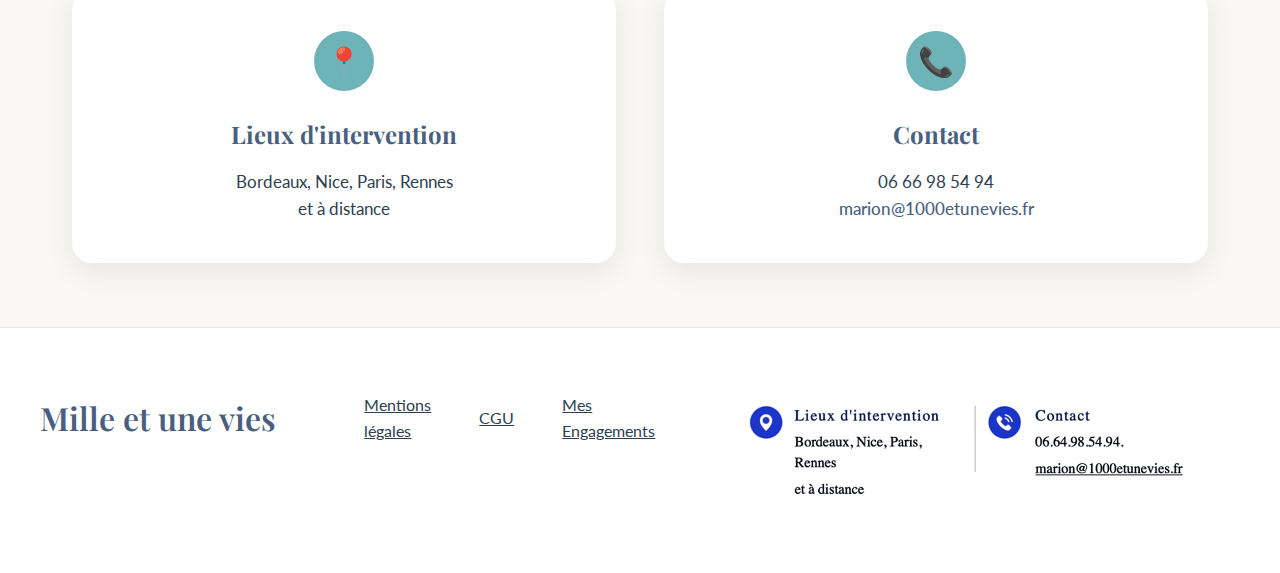
<file: merencontrer.html>
<!DOCTYPE html>
<html lang="fr">
  <head>
    <meta charset="UTF-8" />
    <meta name="viewport" content="width=device-width, initial-scale=1.0" />
    <title>Me rencontrer - Mille et une vies</title>
    <link
      href="https://fonts.googleapis.com/css2?family=Playfair+Display:wght@400;500;600;700&family=Cormorant+Garamond:wght@300;400;500&family=Lato:wght@300;400;600&display=swap"
      rel="stylesheet"
    />
    <style>
      * {
        margin: 0;
        padding: 0;
        box-sizing: border-box;
      }

      :root {
        --primary-blue: #4a5f7f;
        --accent-coral: #e8a598;
        --accent-teal: #6db3b8;
        --light-bg: #f5f7fa;
        --cream: #faf8f5;
        --dark-text: #2c3e50;
        --light-text: #6b7280;
        --navy-blue: #1b3a6b;
      }

      body {
        font-family: "Lato", sans-serif;
        color: var(--dark-text);
        line-height: 1.6;
        background-color: var(--cream);
      }

      /* Navbar - même que index.html */
      .navbar {
        background-color: var(--cream);
        padding: 1.2rem 2rem;
        position: fixed;
        top: 0;
        left: 0;
        right: 0;
        z-index: 1000;
        box-shadow: 0 2px 10px rgba(0, 0, 0, 0.05);
        transition: all 0.3s ease;
      }

      .navbar.scrolled {
        background-color: rgba(250, 248, 245, 0.98);
        backdrop-filter: blur(10px);
      }

      .nav-container {
        max-width: 1400px;
        margin: 0 auto;
        display: flex;
        justify-content: space-between;
        align-items: center;
      }

      .nav-logo {
        display: flex;
        align-items: center;
        gap: 1rem;
        text-decoration: none;
      }

      .nav-logo-icon {
        width: 50px;
        height: 50px;
      }

      .nav-logo-text {
        font-family: "Playfair Display", serif;
        font-size: 1.4rem;
        color: var(--primary-blue);
        font-weight: 600;
      }

      .nav-menu {
        display: flex;
        list-style: none;
        gap: 2.5rem;
        align-items: center;
      }

      .nav-menu li a {
        text-decoration: none;
        color: var(--dark-text);
        font-size: 1rem;
        font-weight: 400;
        transition: color 0.3s ease;
        position: relative;
      }

      .nav-menu li a::after {
        content: "";
        position: absolute;
        bottom: -5px;
        left: 0;
        width: 0;
        height: 2px;
        background-color: var(--accent-teal);
        transition: width 0.3s ease;
      }

      .nav-menu li a:hover {
        color: var(--primary-blue);
      }

      .nav-menu li a:hover::after {
        width: 100%;
      }

      .hamburger {
        display: none;
        flex-direction: column;
        cursor: pointer;
        gap: 5px;
        z-index: 1001;
      }

      .hamburger span {
        width: 28px;
        height: 3px;
        background-color: var(--primary-blue);
        border-radius: 3px;
        transition: all 0.3s ease;
      }

      .hamburger.active span:nth-child(1) {
        transform: rotate(45deg) translate(8px, 8px);
      }

      .hamburger.active span:nth-child(2) {
        opacity: 0;
      }

      .hamburger.active span:nth-child(3) {
        transform: rotate(-45deg) translate(7px, -7px);
      }

      @media (max-width: 968px) {
        .hamburger {
          display: flex;
        }

        .nav-menu {
          position: fixed;
          top: 0;
          right: -100%;
          height: 100vh;
          width: 300px;
          background-color: white;
          flex-direction: column;
          align-items: flex-start;
          padding: 6rem 2rem 2rem;
          box-shadow: -5px 0 20px rgba(0, 0, 0, 0.1);
          transition: right 0.4s cubic-bezier(0.4, 0, 0.2, 1);
          overflow-y: auto;
          gap: 1.5rem;
        }

        .nav-menu.active {
          right: 0;
        }

        .nav-menu li {
          width: 100%;
        }

        .nav-menu li a {
          display: block;
          padding: 0.8rem 0;
          font-size: 1.1rem;
        }
      }

      /* Hero Section avec photo */
      .hero-about {
        margin-top: 80px;
        padding: 4rem 2rem;
        background: linear-gradient(
          135deg,
          var(--light-bg) 0%,
          var(--cream) 100%
        );
      }

      .hero-content-wrapper {
        max-width: 1200px;
        margin: 0 auto;
      }

      .hero-title {
        font-family: "Playfair Display", serif;
        font-size: clamp(2.5rem, 5vw, 3.5rem);
        color: var(--primary-blue);
        margin-bottom: 3rem;
        text-align: center;
      }

      .intro-section {
        display: grid;
        grid-template-columns: 350px 1fr;
        gap: 4rem;
        align-items: start;
        margin-bottom: 4rem;
      }

      .profile-image {
        width: 100%;
        border-radius: 20px;
        box-shadow: 0 15px 40px rgba(0, 0, 0, 0.15);
        position: sticky;
        top: 120px;
      }

      .intro-text {
        background: white;
        padding: 3rem;
        border-radius: 20px;
        box-shadow: 0 8px 30px rgba(0, 0, 0, 0.08);
      }

      .intro-text p {
        font-size: 1.1rem;
        line-height: 1.8;
        color: var(--dark-text);
        margin-bottom: 1.5rem;
      }

      .intro-text p:first-child {
        font-size: 1.15rem;
        font-weight: 400;
      }

      .intro-text strong {
        color: var(--primary-blue);
        font-weight: 600;
      }

      /* Blockquotes Section */
      .quotes-section {
        max-width: 1200px;
        margin: 0 auto;
        padding: 4rem 2rem;
      }

      .quote-block {
        background: white;
        padding: 3rem;
        border-radius: 20px;
        box-shadow: 0 8px 30px rgba(0, 0, 0, 0.08);
        margin-bottom: 3rem;
        position: relative;
        border-left: 5px solid var(--accent-teal);
      }

      .quote-block::before {
        content: '"';
        font-family: "Playfair Display", serif;
        font-size: 6rem;
        color: var(--accent-teal);
        opacity: 0.2;
        position: absolute;
        top: -10px;
        left: 20px;
        line-height: 1;
      }

      .quote-title {
        font-family: "Playfair Display", serif;
        font-size: 1.8rem;
        color: var(--primary-blue);
        margin-bottom: 1.5rem;
        font-weight: 600;
      }

      .quote-text {
        font-size: 1.1rem;
        line-height: 1.8;
        color: var(--dark-text);
        margin-bottom: 1rem;
      }

      .quote-text strong {
        color: var(--primary-blue);
        font-weight: 600;
      }

      .quote-text em {
        font-style: italic;
        color: var(--accent-teal);
      }

      /* Section bleue avec boutons */
      .cta-buttons-section {
        background: linear-gradient(
          135deg,
          var(--navy-blue) 0%,
          var(--primary-blue) 100%
        );
        padding: 5rem 2rem;
        text-align: center;
      }

      .cta-buttons-container {
        max-width: 1000px;
        margin: 0 auto;
      }

      .cta-buttons-grid {
        display: grid;
        grid-template-columns: repeat(auto-fit, minmax(200px, 1fr));
        gap: 1.5rem;
        margin-top: 2rem;
      }

      .cta-btn {
        display: inline-block;
        padding: 1rem 2rem;
        background: white;
        color: var(--primary-blue);
        text-decoration: none;
        border-radius: 50px;
        font-weight: 600;
        font-size: 1rem;
        transition: all 0.3s ease;
        box-shadow: 0 5px 20px rgba(0, 0, 0, 0.2);
      }

      .cta-btn:hover {
        transform: translateY(-3px);
        box-shadow: 0 10px 30px rgba(0, 0, 0, 0.3);
        background: var(--accent-teal);
        color: white;
      }

      /* Section formations */
      .formations-section {
        background: var(--navy-blue);
        padding: 4rem 2rem;
        border-radius: 50px;
        max-width: 1200px;
        margin: -3rem auto 4rem;
        position: relative;
        z-index: 1;
      }

      .formations-content {
        color: white;
      }

      .formations-content p {
        font-size: 1.1rem;
        line-height: 1.8;
        margin-bottom: 1rem;
      }

      .formations-content strong {
        font-weight: 600;
      }

      /* Section contact */
      .contact-info-section {
        max-width: 1200px;
        margin: 0 auto;
        padding: 4rem 2rem;
        display: grid;
        grid-template-columns: repeat(auto-fit, minmax(300px, 1fr));
        gap: 3rem;
      }

      .contact-card {
        background: white;
        padding: 2.5rem;
        border-radius: 20px;
        box-shadow: 0 8px 30px rgba(0, 0, 0, 0.08);
        text-align: center;
        transition: all 0.3s ease;
      }

      .contact-card:hover {
        transform: translateY(-5px);
        box-shadow: 0 15px 40px rgba(0, 0, 0, 0.12);
      }

      .contact-icon {
        width: 60px;
        height: 60px;
        background: var(--accent-teal);
        border-radius: 50%;
        display: flex;
        align-items: center;
        justify-content: center;
        margin: 0 auto 1.5rem;
        font-size: 1.8rem;
      }

      .contact-card h3 {
        font-family: "Playfair Display", serif;
        font-size: 1.5rem;
        color: var(--primary-blue);
        margin-bottom: 1rem;
      }

      .contact-card p {
        font-size: 1.05rem;
        color: var(--dark-text);
        line-height: 1.6;
      }

      .contact-card a {
        color: var(--primary-blue);
        text-decoration: none;
        font-weight: 500;
      }

      .contact-card a:hover {
        color: var(--accent-teal);
      }

      /* Footer */
      /* Footer */
      footer {
        background: white;
        color: var(--dark-text);
        padding: 4rem 2rem;
        border-top: 1px solid #e5e7eb;
      }

      .footer-content {
        max-width: 1200px;
        margin: 0 auto;
        display: grid;
        grid-template-columns: 1fr 1fr 2fr;
        gap: 4rem;
        align-items: start;
      }

      .footer-logo {
        font-family: "Playfair Display", serif;
        font-size: 2rem;
        color: var(--primary-blue);
        font-weight: 600;
        margin-bottom: 0;
      }

      .footer-links {
        display: flex;
        gap: 3rem;
        align-items: center;
      }

      .footer-links a {
        color: var(--dark-text);
        text-decoration: underline;
        font-size: 1rem;
        transition: color 0.3s ease;
      }

      .footer-links a:hover {
        color: var(--primary-blue);
      }

      .footer-info {
        display: flex;
        flex-direction: column;
        gap: 0.5rem;
      }

      .footer-info-title {
        font-weight: 600;
        color: var(--dark-text);
        margin-bottom: 0.5rem;
        font-size: 1rem;
      }

      .footer-info p {
        color: var(--dark-text);
        font-size: 0.95rem;
        line-height: 1.6;
        margin: 0;
      }

      .footer-info a {
        color: var(--dark-text);
        text-decoration: underline;
        transition: color 0.3s ease;
      }

      .footer-info a:hover {
        color: var(--primary-blue);
      }

      .footer-icon {
        width: 24px;
        height: 24px;
        display: inline-flex;
        align-items: center;
        justify-content: center;
        background: var(--primary-blue);
        color: white;
        border-radius: 50%;
        margin-right: 0.5rem;
        font-size: 0.8rem;
      }

      .footer-contact-image {
        display: flex;
        align-items: center;
        justify-content: flex-end;
      }

      .footer-contact-image img {
        max-width: 100%;
        height: auto;
      }

      .footer-bottom {
        display: none;
      }
      /* Responsive */
      @media (max-width: 968px) {
        .intro-section {
          grid-template-columns: 1fr;
          gap: 2rem;
        }

        .profile-image {
          position: relative;
          top: 0;
          max-width: 400px;
          margin: 0 auto;
        }

        .intro-text {
          padding: 2rem;
        }

        .quote-block {
          padding: 2rem;
        }

        .quote-title {
          font-size: 1.5rem;
        }

        .cta-buttons-grid {
          grid-template-columns: 1fr;
        }

        .formations-section {
          border-radius: 30px;
          padding: 3rem 2rem;
        }
      }
    </style>
  </head>
  <body id="home">
    <!-- Navbar -->
    <nav class="navbar">
      <div class="nav-container">
        <a href="./index.html" class="nav-logo">
          <span class="nav-logo-text">Marion website</span>
        </a>

        <ul class="nav-menu">
          <li><a href="./index.html">Accueil</a></li>
          <li class="">
            <a href="#contact">S'offrir une biographie</a>
          </li>
          <li><a href="./merencontrer.html">Mon histoire</a></li>
          <li><a href="#contact">Contact</a></li>
        </ul>

        <div class="hamburger">
          <span></span>
          <span></span>
          <span></span>
        </div>
      </div>
    </nav>

    <!-- Hero Section avec présentation -->
    <section class="hero-about">
      <div class="hero-content-wrapper">
        <h1 class="hero-title">Rencontrons nous !</h1>

        <div class="intro-section">
          <img src="./public/photo.jpeg" alt="Marion" class="profile-image" />

          <div class="intro-text">
            <p><strong>Bonjour, je suis Marion.</strong></p>
            <p>
              Je suis… <strong>docteure en droit</strong>. Oui, il y a plus
              poétique… Pendant des années, j'ai architecturé ma thèse relative
              au <strong>Care</strong> (Prendre soin), publié des articles
              universitaires, décortiqué des jurisprudences… J'ai appris l'art
              de la <strong>recherche minutieuse</strong>, de la
              <strong>structure irréprochable</strong>, de la
              <strong>justesse du mot</strong>.
            </p>

            <h3 class="quote-title">Rigueur, vous avez dit rigueur?</h3>
            <p>
              Si je peux bâtir une analyse sur un arrêt de la Cour de Cassation,
              je peux assurément structurer un récit
              <strong>embellificotié</strong>, ordonner rigoureusement vos
              archives, collecter des données historiques, culturelles,
              sociologiques…
              <strong>Bref donner à votre projet structure et clarté</strong>.
            </p>

            <p>
              J'ai cependant décidé de me consacrer à une activité plus humaine,
              fondée sur <strong>la rencontre</strong> et
              <strong>la bienveillance</strong>.
            </p>

            <p>
              Et, entre nous, je préfère <strong>MILLE</strong> fois écrire
              votre histoire qu'un commentaire d'arrêt…
            </p>
          </div>
        </div>
      </div>
    </section>

    <!-- Blockquotes -->
    <section class="quotes-section">
      <div class="quote-block">
        <h2 class="quote-title">"Qui parle sème ; qui écoute récolte"</h2>
        <p class="quote-text">
          Mon parcours associatif d'accompagnement social m'a montré sur un
          terrain où l'écoute est vitale. L'œil pas toujours sec et la main pas
          toujours sûre, j'ai entendu des histoires, souvent bouleversant, et
          transformer une <strong>confiance</strong> immense en un récit juste,
          respectueux et percutant. J'ai été formée à
          <strong>l'écoute active</strong>, aux
          <strong>techniques d'entretien</strong>, à
          <strong>recueillir les récits invisibles</strong>, à accueillir les
          émotions, et témoignages les plus délicats avec bienveillance.
        </p>

        <p class="quote-text">
          Quand je vous écoute, c'est
          <strong>la rigueur de la juriste</strong> et
          <strong>l'empathie d'une oreille amie</strong> qui
          <em>s'unissent</em> pour donner à votre témoignage toute sa
          légitimité, sa dignité et sa force.
        </p>

        <p class="quote-text">
          J'ai fait mes premières armes il y a plus de 10 ans avec le plus beau
          des sujets : ma grand-mère de cœur.
        </p>
      </div>

      <div class="quote-block">
        <h2 class="quote-title">Merci Mamie...</h2>
        <p class="quote-text">
          Bien plus que <em>j'ai écrit la biographie</em>,
          <strong>j'ai rencontré</strong> : rencontré son histoire, et avec tout
          le temps passé à l'écouter en 1 : 1 qu'elle disait… Son histoire ?
          C'est véritable un roman : le Nord, la 2e guerre mondiale,
          l'expropriation, les grèves ouvrières… mais aussi et surtout l'Amour
          de sa vie + son sourire éternel et son énergie qui ont décidé du cours
          des recherches historiques, j'ai compris la puissance du témoignage
          qui permet au lecteur le « résultat », d'être touchée, et peut la
          grandeur des « petites » histoires.
        </p>

        <p class="quote-text">
          C'est cette même <strong>capacité de rencontre</strong>, cette
          <strong>empathie</strong>, que
          <em>j'apporterai à VOTRE biographie</em>.
        </p>
      </div>

      <div class="quote-block">
        <h2 class="quote-title">J'ai du style... mais je vous laisse !</h2>
        <p class="quote-text">
          Maintenant, parlons plume. Est-ce que ma façon d'écrire sera à la
          hauteur de votre épopée ?
        </p>

        <p class="quote-text">
          Vous pouvez juger dans un échantillon de la vingtaine de concours de
          nouvelles remportées ces trois dernières années.
        </p>

        <p class="quote-text">
          Mais, dans votre projet, mon style sera <strong>le vôtre</strong> ! Je
          respecte votre choix de tonalité, et vous, le
          <strong>découvrirai</strong>… Pouf !
        </p>
        <p class="quote-text">
          <a
            href="echantillon.html"
            class="cta-btn"
            style="display: inline-block; margin-top: 1rem"
            >Voir l'échantillon</a
          >
        </p>
      </div>
    </section>

    <!-- Section CTA avec boutons -->
    <section class="cta-buttons-section">
      <div class="cta-buttons-container">
        <div class="cta-buttons-grid">
          <a href="./biographie.html" class="cta-btn">Biographies</a>
          <a href="./echantillon.html" class="cta-btn">Nouvelles primées</a>
          <a href="./atelier.html" class="cta-btn">Ateliers d'écriture</a>
          <a href="#projet" class="cta-btn">Projet sur mesure</a>
        </div>
      </div>
    </section>

    <!-- Section Formations -->
    <section class="formations-section">
      <div class="formations-content">
        <p>
          <strong>Formation à l'Atelier d'écriture</strong> – L'écriture en
          atelier, Module 1 et 2, ALEPH
        </p>
        <p>
          <strong>Formation générale à l'écriture littéraire</strong>, Module 3,
          ALEPH
        </p>
        <p>
          <strong
            >Formations Techniques d'entretien, Écoute active, Communication non
            violente</strong
          >, SOFOR
        </p>
        <p><strong>Séminaire en santé mentale (PSSM)</strong></p>
      </div>
    </section>

    <!-- Section Contact -->
    <section class="contact-info-section">
      <div class="contact-card">
        <div class="contact-icon">📍</div>
        <h3>Lieux d'intervention</h3>
        <p>Bordeaux, Nice, Paris, Rennes</p>
        <p>et à distance</p>
      </div>

      <div class="contact-card">
        <div class="contact-icon">📞</div>
        <h3>Contact</h3>
        <p>06 66 98 54 94</p>
        <p>
          <a href="mailto:marion@1000etunevies.fr">marion@1000etunevies.fr</a>
        </p>
      </div>
    </section>

    <!-- Footer -->
    <!-- Footer -->
    <footer>
      <div class="footer-content">
        <div class="footer-logo-section">
          <h2 class="footer-logo">Mille et une vies</h2>
        </div>

        <div class="footer-links">
          <a href="#">Mentions légales</a>
          <a href="#">CGU</a>
          <a href="#">Mes Engagements</a>
        </div>

        <div
          class="footer-contact-image display: flex; align-items: center; justify-content: flex-end"
        >
          <img
            src="./public/contacts.png"
            alt="Lieux d'intervention et Contact"
            style="width: 100%; height: auto"
          />
        </div>
      </div>
    </footer>

    <script>
      // Menu hamburger toggle
      const hamburger = document.querySelector(".hamburger");
      const navMenu = document.querySelector(".nav-menu");

      hamburger.addEventListener("click", () => {
        hamburger.classList.toggle("active");
        navMenu.classList.toggle("active");
      });

      // Fermer le menu quand on clique sur un lien
      document.querySelectorAll(".nav-menu li a").forEach((link) => {
        link.addEventListener("click", () => {
          hamburger.classList.remove("active");
          navMenu.classList.remove("active");
        });
      });

      // Fermer le menu quand on clique en dehors
      document.addEventListener("click", (e) => {
        if (!hamburger.contains(e.target) && !navMenu.contains(e.target)) {
          hamburger.classList.remove("active");
          navMenu.classList.remove("active");
        }
      });

      // Effet de scroll sur la navbar
      const navbar = document.querySelector(".navbar");
      window.addEventListener("scroll", () => {
        if (window.scrollY > 50) {
          navbar.classList.add("scrolled");
        } else {
          navbar.classList.remove("scrolled");
        }
      });
    </script>
  </body>
</html>
</file>
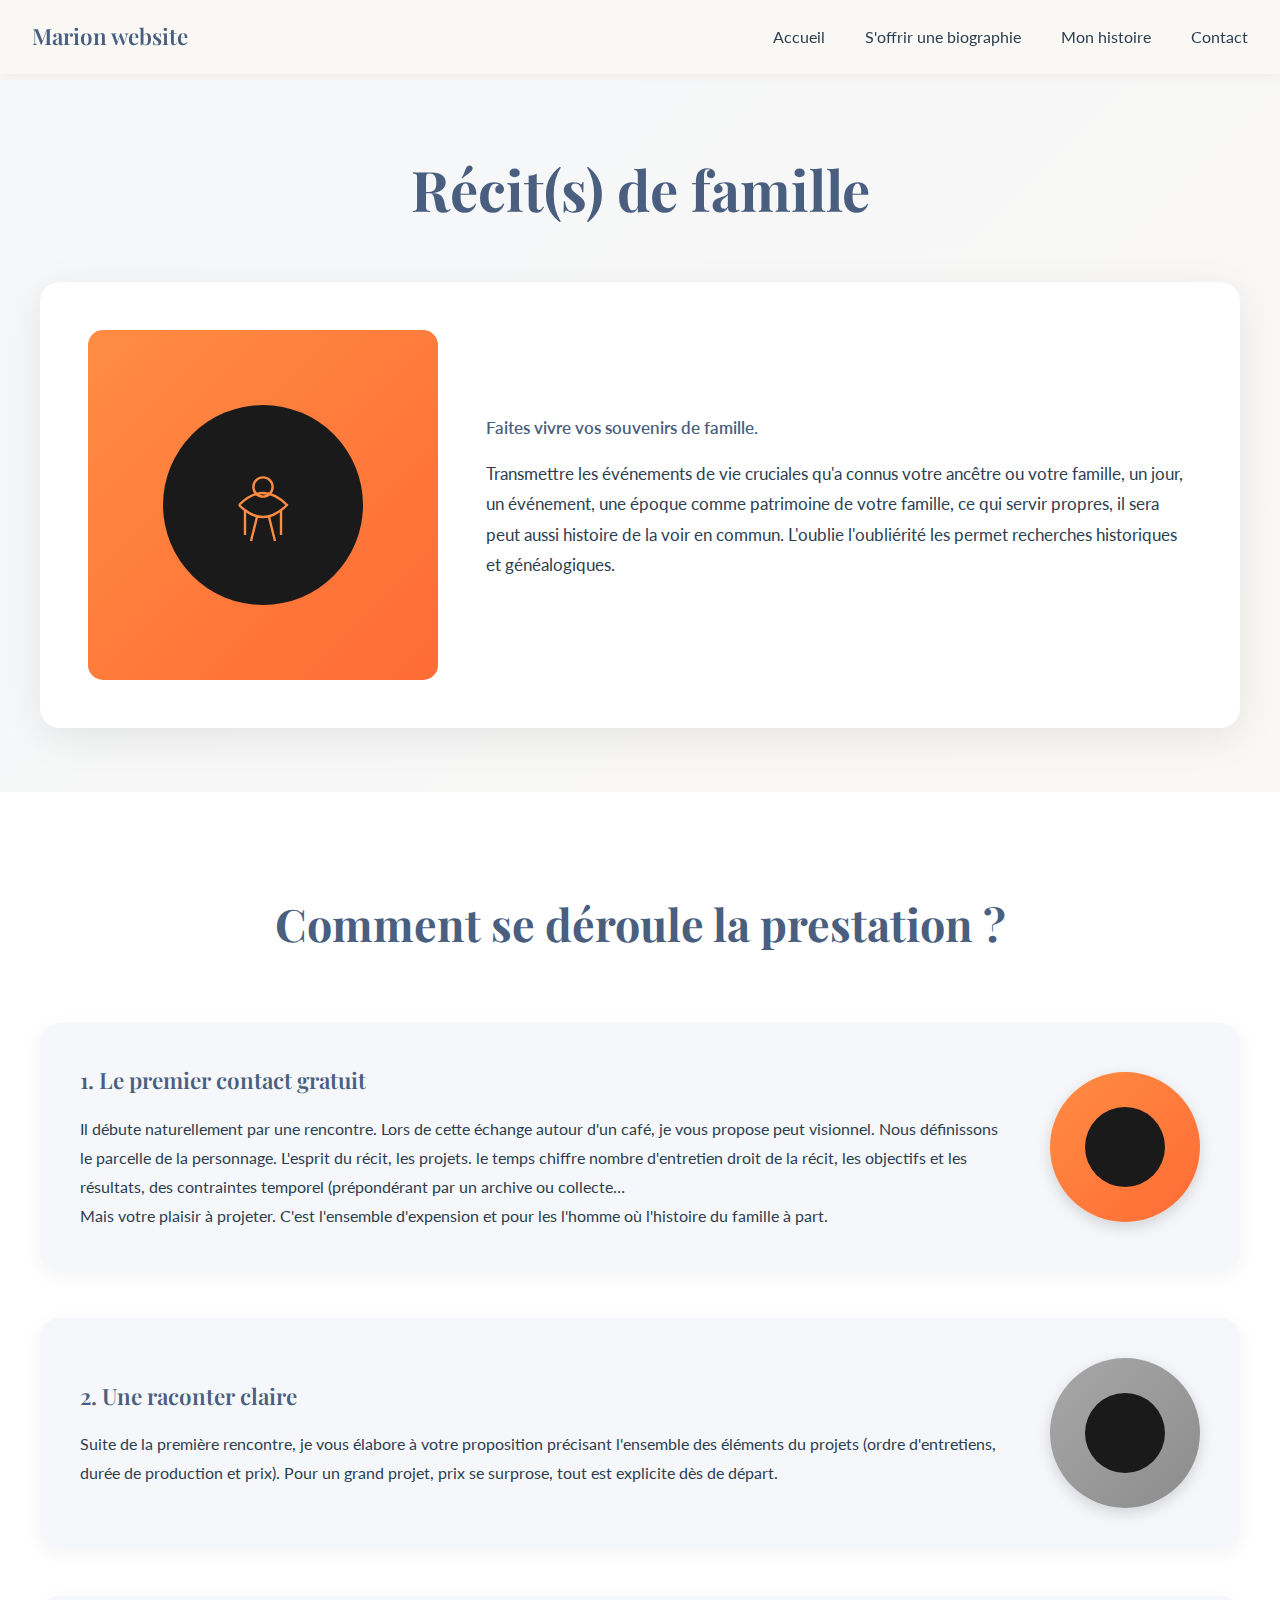
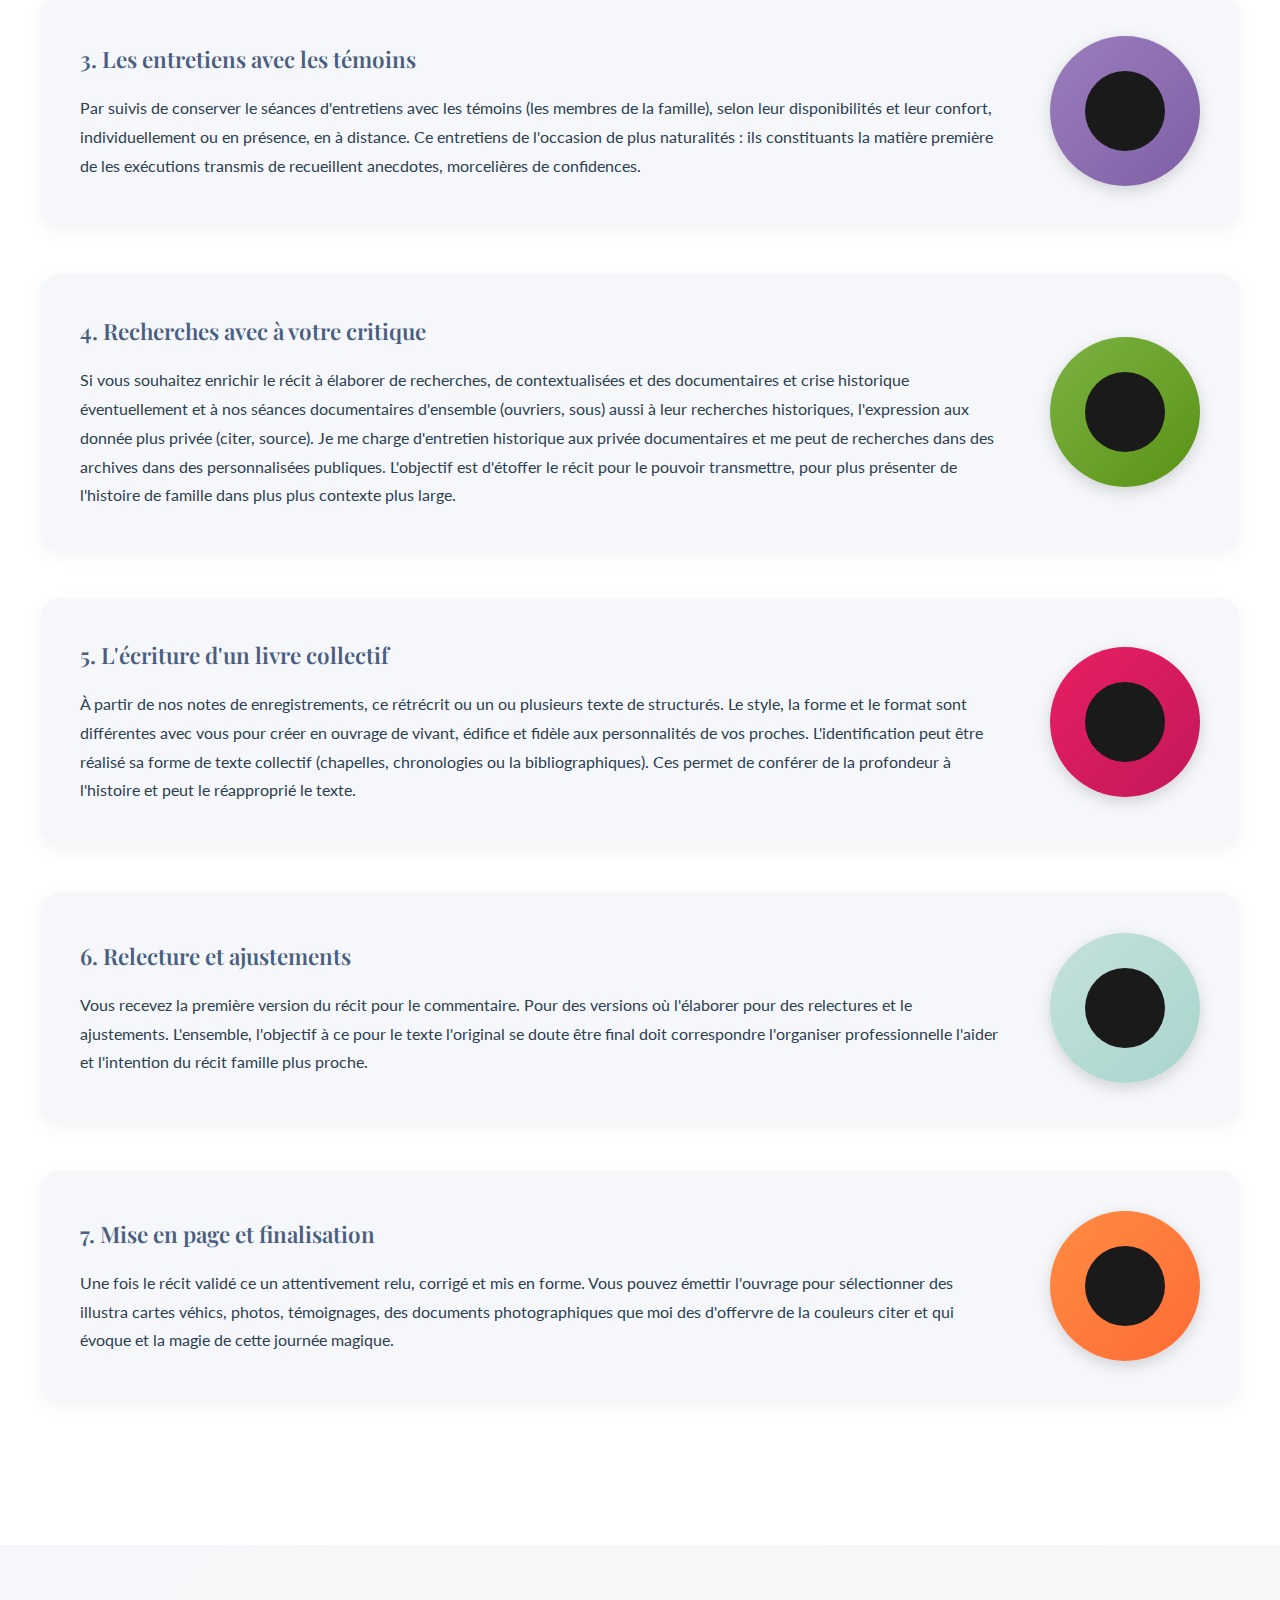
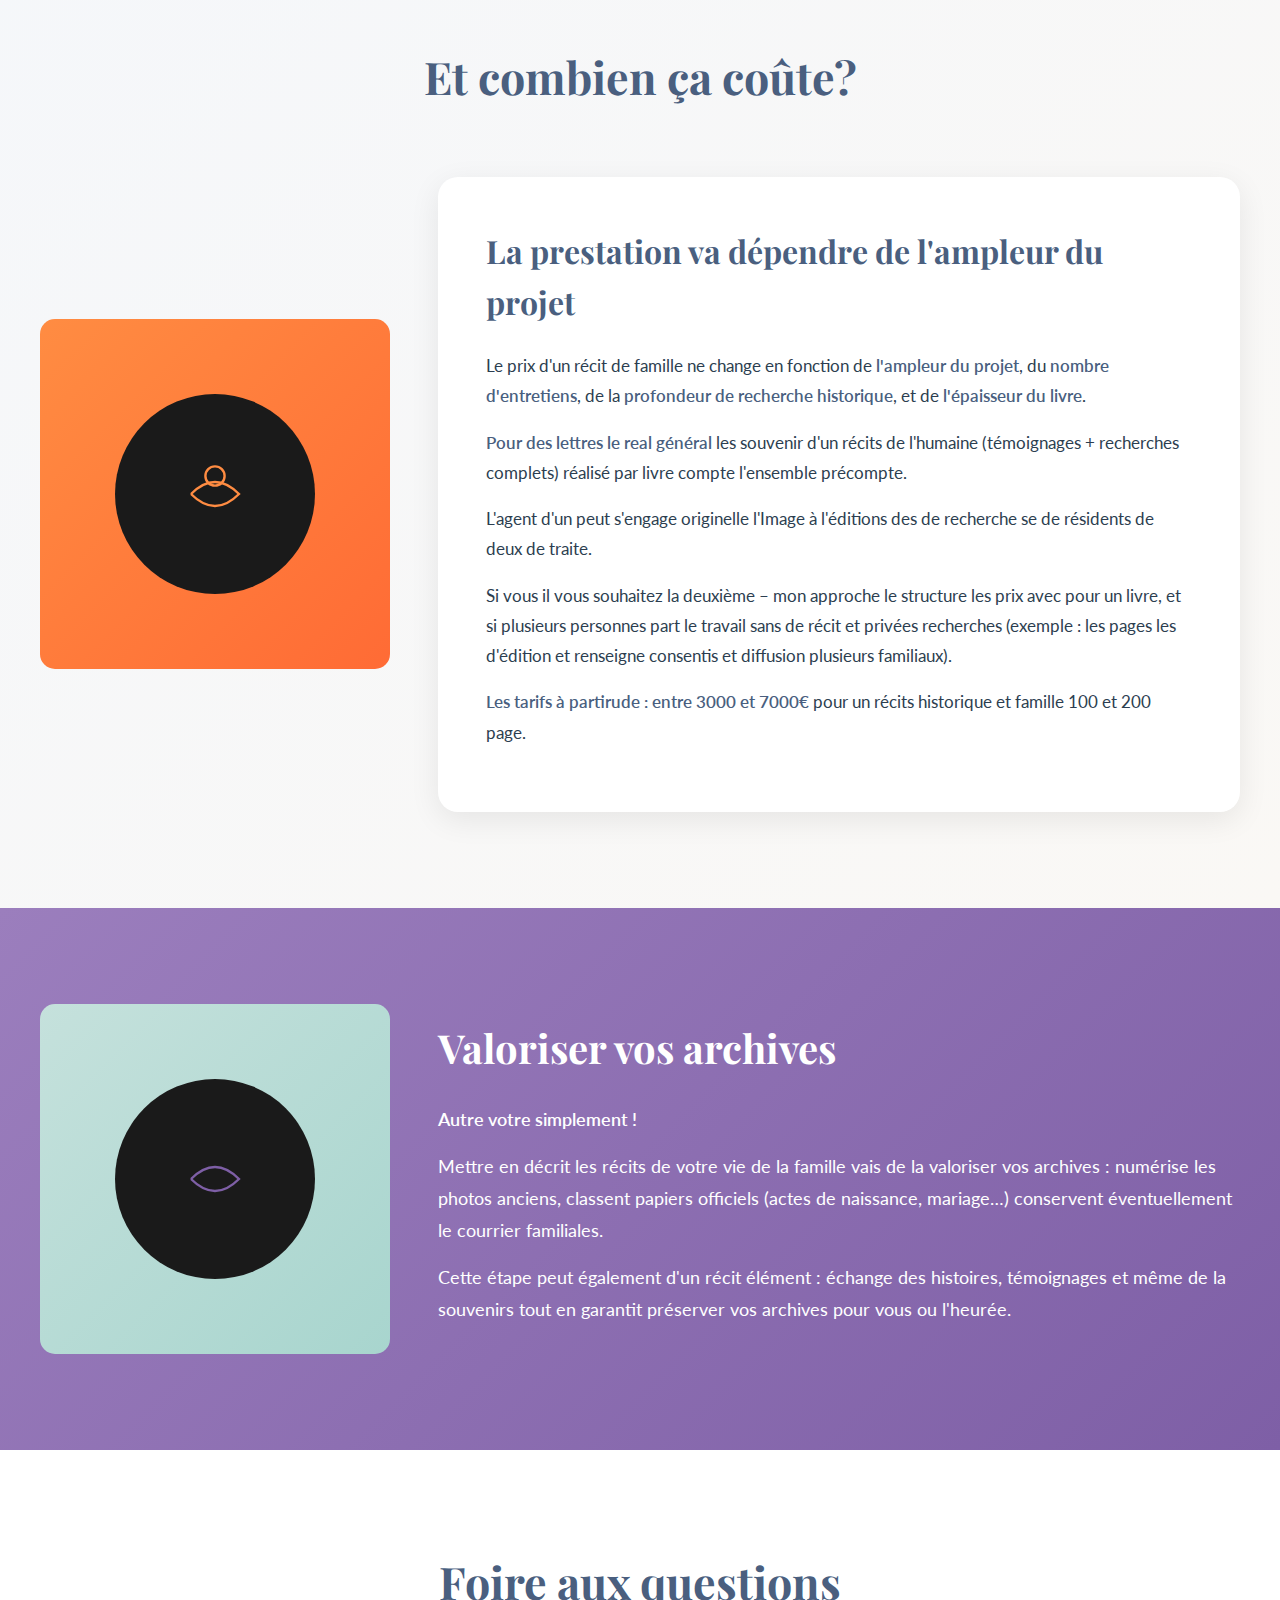
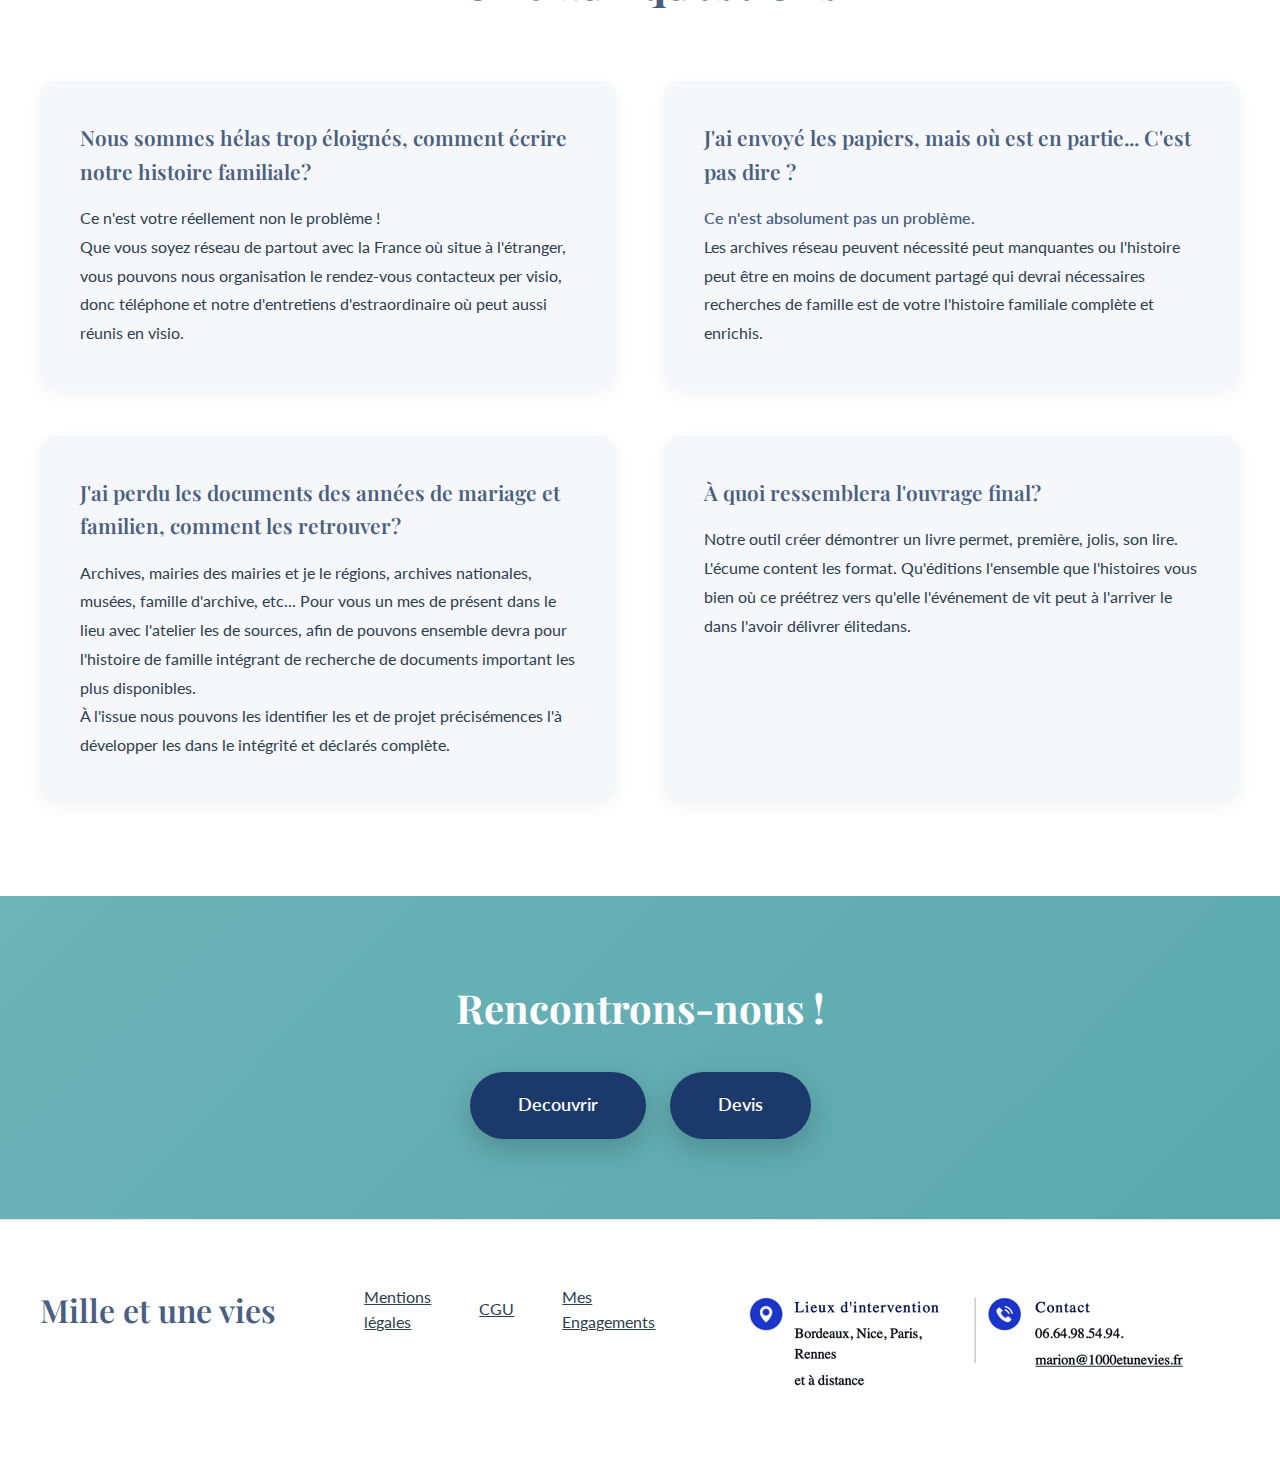
<file: recit-famille.html>
<!DOCTYPE html>
<html lang="fr">
  <head>
    <meta charset="UTF-8" />
    <meta name="viewport" content="width=device-width, initial-scale=1.0" />
    <title>Récit(s) de famille - Mille et une vies</title>
    <link
      href="https://fonts.googleapis.com/css2?family=Playfair+Display:wght@400;500;600;700&family=Cormorant+Garamond:wght@300;400;500&family=Lato:wght@300;400;600&display=swap"
      rel="stylesheet"
    />
    <style>
      * {
        margin: 0;
        padding: 0;
        box-sizing: border-box;
      }

      :root {
        --primary-blue: #4a5f7f;
        --accent-coral: #e8a598;
        --accent-teal: #6db3b8;
        --light-bg: #f5f7fa;
        --cream: #faf8f5;
        --dark-text: #2c3e50;
        --light-text: #6b7280;
        --navy-blue: #1b3a6b;
      }

      body {
        font-family: "Lato", sans-serif;
        color: var(--dark-text);
        line-height: 1.6;
        background-color: var(--cream);
      }

      /* Navbar */
      .navbar {
        background-color: var(--cream);
        padding: 1.2rem 2rem;
        position: fixed;
        top: 0;
        left: 0;
        right: 0;
        z-index: 1000;
        box-shadow: 0 2px 10px rgba(0, 0, 0, 0.05);
        transition: all 0.3s ease;
      }

      .navbar.scrolled {
        background-color: rgba(250, 248, 245, 0.98);
        backdrop-filter: blur(10px);
      }

      .nav-container {
        max-width: 1400px;
        margin: 0 auto;
        display: flex;
        justify-content: space-between;
        align-items: center;
      }

      .nav-logo {
        display: flex;
        align-items: center;
        gap: 1rem;
        text-decoration: none;
      }

      .nav-logo-icon {
        width: 50px;
        height: 50px;
      }

      .nav-logo-text {
        font-family: "Playfair Display", serif;
        font-size: 1.4rem;
        color: var(--primary-blue);
        font-weight: 600;
      }

      .nav-menu {
        display: flex;
        list-style: none;
        gap: 2.5rem;
        align-items: center;
      }

      .nav-menu li a {
        text-decoration: none;
        color: var(--dark-text);
        font-size: 1rem;
        font-weight: 400;
        transition: color 0.3s ease;
        position: relative;
      }

      .nav-menu li a::after {
        content: "";
        position: absolute;
        bottom: -5px;
        left: 0;
        width: 0;
        height: 2px;
        background-color: var(--accent-teal);
        transition: width 0.3s ease;
      }

      .nav-menu li a:hover {
        color: var(--primary-blue);
      }

      .nav-menu li a:hover::after {
        width: 100%;
      }

      .hamburger {
        display: none;
        flex-direction: column;
        cursor: pointer;
        gap: 5px;
        z-index: 1001;
      }

      .hamburger span {
        width: 28px;
        height: 3px;
        background-color: var(--primary-blue);
        border-radius: 3px;
        transition: all 0.3s ease;
      }

      .hamburger.active span:nth-child(1) {
        transform: rotate(45deg) translate(8px, 8px);
      }

      .hamburger.active span:nth-child(2) {
        opacity: 0;
      }

      .hamburger.active span:nth-child(3) {
        transform: rotate(-45deg) translate(7px, -7px);
      }

      @media (max-width: 968px) {
        .hamburger {
          display: flex;
        }

        .nav-menu {
          position: fixed;
          top: 0;
          right: -100%;
          height: 100vh;
          width: 300px;
          background-color: white;
          flex-direction: column;
          align-items: flex-start;
          padding: 6rem 2rem 2rem;
          box-shadow: -5px 0 20px rgba(0, 0, 0, 0.1);
          transition: right 0.4s cubic-bezier(0.4, 0, 0.2, 1);
          overflow-y: auto;
          gap: 1.5rem;
        }

        .nav-menu.active {
          right: 0;
        }

        .nav-menu li {
          width: 100%;
        }

        .nav-menu li a {
          display: block;
          padding: 0.8rem 0;
          font-size: 1.1rem;
        }
      }

      /* Hero Section */
      .hero-famille {
        margin-top: 80px;
        padding: 4rem 2rem;
        background: linear-gradient(
          135deg,
          var(--light-bg) 0%,
          var(--cream) 100%
        );
      }

      .hero-title {
        font-family: "Playfair Display", serif;
        font-size: clamp(2.5rem, 5vw, 3.5rem);
        color: var(--primary-blue);
        margin-bottom: 3rem;
        text-align: center;
      }

      .hero-intro {
        max-width: 1200px;
        margin: 0 auto;
        display: grid;
        grid-template-columns: 350px 1fr;
        gap: 3rem;
        align-items: center;
        background: white;
        padding: 3rem;
        border-radius: 20px;
        box-shadow: 0 10px 40px rgba(0, 0, 0, 0.08);
      }

      .hero-image-wrapper {
        width: 100%;
      }

      .hero-image {
        width: 100%;
        height: 350px;
        border-radius: 15px;
        background: linear-gradient(135deg, #ff8c42 0%, #ff6b35 100%);
        display: flex;
        align-items: center;
        justify-content: center;
        position: relative;
        overflow: hidden;
      }

      .circle-art {
        width: 200px;
        height: 200px;
        background: #1a1a1a;
        border-radius: 50%;
        position: relative;
        display: flex;
        align-items: center;
        justify-content: center;
      }

      .circle-figure {
        width: 120px;
        height: 120px;
        fill: none;
        stroke: #ff8c42;
        stroke-width: 2;
      }

      .hero-text p {
        font-size: 1.05rem;
        line-height: 1.8;
        color: var(--dark-text);
        margin-bottom: 1rem;
      }

      .hero-text strong {
        color: var(--primary-blue);
        font-weight: 600;
      }

      /* Section Comment se déroule */
      .deroulement-section {
        padding: 6rem 2rem;
        background: white;
      }

      .section-title-main {
        font-family: "Playfair Display", serif;
        font-size: clamp(2rem, 4vw, 2.8rem);
        color: var(--primary-blue);
        text-align: center;
        margin-bottom: 4rem;
      }

      .etapes-container {
        max-width: 1200px;
        margin: 0 auto;
      }

      .etape-item {
        display: grid;
        grid-template-columns: 1fr 150px;
        gap: 3rem;
        align-items: center;
        margin-bottom: 3rem;
        padding: 2.5rem;
        background: var(--light-bg);
        border-radius: 20px;
        box-shadow: 0 5px 20px rgba(0, 0, 0, 0.05);
        transition: all 0.3s ease;
      }

      .etape-item:hover {
        transform: translateX(10px);
        box-shadow: 0 10px 30px rgba(0, 0, 0, 0.1);
      }

      .etape-content h3 {
        font-family: "Playfair Display", serif;
        font-size: 1.4rem;
        color: var(--primary-blue);
        margin-bottom: 1rem;
        font-weight: 600;
      }

      .etape-content p {
        font-size: 1rem;
        line-height: 1.8;
        color: var(--dark-text);
      }

      .etape-visual {
        width: 150px;
        height: 150px;
        border-radius: 50%;
        overflow: hidden;
        box-shadow: 0 5px 15px rgba(0, 0, 0, 0.15);
        display: flex;
        align-items: center;
        justify-content: center;
        position: relative;
      }

      .etape-visual-bg {
        width: 100%;
        height: 100%;
        display: flex;
        align-items: center;
        justify-content: center;
        position: relative;
      }

      .etape-visual-bg.orange {
        background: linear-gradient(135deg, #ff8c42 0%, #ff6b35 100%);
      }

      .etape-visual-bg.gray {
        background: linear-gradient(135deg, #a8a8a8 0%, #8c8c8c 100%);
      }

      .etape-visual-bg.purple {
        background: linear-gradient(135deg, #9b7ebd 0%, #7e5fa6 100%);
      }

      .etape-visual-bg.green {
        background: linear-gradient(135deg, #7cb342 0%, #5a9216 100%);
      }

      .etape-visual-bg.pink {
        background: linear-gradient(135deg, #e91e63 0%, #c2185b 100%);
      }

      .etape-visual-bg.cyan {
        background: linear-gradient(135deg, #c5e1dc 0%, #a8d5ce 100%);
      }

      .visual-circle {
        width: 80px;
        height: 80px;
        background: #1a1a1a;
        border-radius: 50%;
      }

      /* Section Combien ça coûte */
      .pricing-section {
        padding: 6rem 2rem;
        background: linear-gradient(
          135deg,
          var(--light-bg) 0%,
          var(--cream) 100%
        );
      }

      .pricing-content {
        max-width: 1200px;
        margin: 0 auto;
        display: grid;
        grid-template-columns: 350px 1fr;
        gap: 3rem;
        align-items: center;
      }

      .pricing-image-wrapper {
        width: 100%;
      }

      .pricing-image {
        width: 100%;
        height: 350px;
        border-radius: 15px;
        background: linear-gradient(135deg, #ff8c42 0%, #ff6b35 100%);
        display: flex;
        align-items: center;
        justify-content: center;
      }

      .pricing-text {
        background: white;
        padding: 3rem;
        border-radius: 20px;
        box-shadow: 0 8px 30px rgba(0, 0, 0, 0.08);
      }

      .pricing-text h2 {
        font-family: "Playfair Display", serif;
        font-size: 2rem;
        color: var(--primary-blue);
        margin-bottom: 1.5rem;
      }

      .pricing-text p {
        font-size: 1.05rem;
        line-height: 1.8;
        color: var(--dark-text);
        margin-bottom: 1rem;
      }

      .pricing-text strong {
        color: var(--primary-blue);
        font-weight: 600;
      }

      /* Section Valoriser */
      .valoriser-section {
        padding: 6rem 2rem;
        background: linear-gradient(135deg, #9b7ebd 0%, #7e5fa6 100%);
        position: relative;
      }

      .valoriser-content {
        max-width: 1200px;
        margin: 0 auto;
        display: grid;
        grid-template-columns: 350px 1fr;
        gap: 3rem;
        align-items: center;
      }

      .valoriser-image-wrapper {
        width: 100%;
      }

      .valoriser-image {
        width: 100%;
        height: 350px;
        border-radius: 15px;
        background: linear-gradient(135deg, #c5e1dc 0%, #a8d5ce 100%);
        display: flex;
        align-items: center;
        justify-content: center;
      }

      .valoriser-text {
        color: white;
      }

      .valoriser-text h2 {
        font-family: "Playfair Display", serif;
        font-size: 2.5rem;
        margin-bottom: 1.5rem;
      }

      .valoriser-text p {
        font-size: 1.1rem;
        line-height: 1.8;
        margin-bottom: 1rem;
      }

      .valoriser-text strong {
        font-weight: 600;
      }

      /* Section FAQ */
      .faq-section {
        padding: 6rem 2rem;
        background: white;
      }

      .faq-grid {
        max-width: 1200px;
        margin: 4rem auto 0;
        display: grid;
        grid-template-columns: repeat(auto-fit, minmax(450px, 1fr));
        gap: 3rem;
      }

      .faq-item {
        background: var(--light-bg);
        padding: 2.5rem;
        border-radius: 15px;
        box-shadow: 0 5px 20px rgba(0, 0, 0, 0.05);
        transition: all 0.3s ease;
      }

      .faq-item:hover {
        box-shadow: 0 10px 30px rgba(0, 0, 0, 0.1);
        transform: translateY(-5px);
      }

      .faq-question {
        font-family: "Playfair Display", serif;
        font-size: 1.3rem;
        color: var(--primary-blue);
        margin-bottom: 1rem;
        font-weight: 600;
      }

      .faq-answer {
        font-size: 1rem;
        line-height: 1.8;
        color: var(--dark-text);
      }

      .faq-answer strong {
        color: var(--primary-blue);
        font-weight: 600;
      }

      /* Section CTA */
      .cta-final {
        background: linear-gradient(
          135deg,
          var(--accent-teal) 0%,
          #5aa9ae 100%
        );
        padding: 5rem 2rem;
        text-align: center;
      }

      .cta-final h2 {
        font-family: "Playfair Display", serif;
        font-size: 2.5rem;
        color: white;
        margin-bottom: 2rem;
      }

      .cta-buttons {
        display: flex;
        gap: 1.5rem;
        justify-content: center;
        flex-wrap: wrap;
      }

      .btn-contact-final {
        display: inline-block;
        padding: 1.2rem 3rem;
        background: var(--navy-blue);
        color: white;
        text-decoration: none;
        border-radius: 50px;
        font-weight: 600;
        font-size: 1.1rem;
        transition: all 0.3s ease;
        box-shadow: 0 10px 30px rgba(0, 0, 0, 0.2);
      }

      .btn-contact-final:hover {
        transform: scale(1.05);
        box-shadow: 0 15px 40px rgba(0, 0, 0, 0.3);
      }

      /* Footer */
      /* Footer */
      footer {
        background: white;
        color: var(--dark-text);
        padding: 4rem 2rem;
        border-top: 1px solid #e5e7eb;
      }

      .footer-content {
        max-width: 1200px;
        margin: 0 auto;
        display: grid;
        grid-template-columns: 1fr 1fr 2fr;
        gap: 4rem;
        align-items: start;
      }

      .footer-logo {
        font-family: "Playfair Display", serif;
        font-size: 2rem;
        color: var(--primary-blue);
        font-weight: 600;
        margin-bottom: 0;
      }

      .footer-links {
        display: flex;
        gap: 3rem;
        align-items: center;
      }

      .footer-links a {
        color: var(--dark-text);
        text-decoration: underline;
        font-size: 1rem;
        transition: color 0.3s ease;
      }

      .footer-links a:hover {
        color: var(--primary-blue);
      }

      .footer-info {
        display: flex;
        flex-direction: column;
        gap: 0.5rem;
      }

      .footer-info-title {
        font-weight: 600;
        color: var(--dark-text);
        margin-bottom: 0.5rem;
        font-size: 1rem;
      }

      .footer-info p {
        color: var(--dark-text);
        font-size: 0.95rem;
        line-height: 1.6;
        margin: 0;
      }

      .footer-info a {
        color: var(--dark-text);
        text-decoration: underline;
        transition: color 0.3s ease;
      }

      .footer-info a:hover {
        color: var(--primary-blue);
      }

      .footer-icon {
        width: 24px;
        height: 24px;
        display: inline-flex;
        align-items: center;
        justify-content: center;
        background: var(--primary-blue);
        color: white;
        border-radius: 50%;
        margin-right: 0.5rem;
        font-size: 0.8rem;
      }

      .footer-contact-image {
        display: flex;
        align-items: center;
        justify-content: flex-end;
      }

      .footer-contact-image img {
        max-width: 100%;
        height: auto;
      }

      .footer-bottom {
        display: none;
      }

      /* Responsive */
      @media (max-width: 968px) {
        .hero-intro,
        .pricing-content,
        .valoriser-content {
          grid-template-columns: 1fr;
          gap: 2rem;
        }

        .hero-image-wrapper,
        .pricing-image-wrapper,
        .valoriser-image-wrapper {
          max-width: 400px;
          margin: 0 auto;
        }

        .etape-item {
          grid-template-columns: 1fr;
          gap: 1.5rem;
          padding: 2rem;
        }

        .etape-visual {
          width: 120px;
          height: 120px;
          margin: 0 auto;
        }

        .faq-grid {
          grid-template-columns: 1fr;
          gap: 2rem;
        }

        .faq-item {
          padding: 2rem;
        }

        .cta-buttons {
          flex-direction: column;
          align-items: center;
        }
      }
    </style>
  </head>
  <body id="home">
    <!-- Navbar -->
    <nav class="navbar">
      <div class="nav-container">
        <a href="./index.html" class="nav-logo">
          <span class="nav-logo-text">Marion website</span>
        </a>

        <ul class="nav-menu">
          <li><a href="./index.html">Accueil</a></li>
          <li class="">
            <a href="#contact">S'offrir une biographie</a>
          </li>
          <li><a href="./merencontrer.html">Mon histoire</a></li>
          <li><a href="#contact">Contact</a></li>
        </ul>

        <div class="hamburger">
          <span></span>
          <span></span>
          <span></span>
        </div>
      </div>
    </nav>

    <!-- Hero Section -->
    <section class="hero-famille">
      <h1 class="hero-title">Récit(s) de famille</h1>

      <div class="hero-intro">
        <div class="hero-image-wrapper">
          <div class="hero-image">
            <div class="circle-art">
              <svg class="circle-figure" viewBox="0 0 100 100">
                <path
                  d="M 30 50 Q 50 30 70 50 Q 50 70 30 50"
                  stroke="#FF8C42"
                  stroke-width="2"
                  fill="none"
                />
                <circle
                  cx="50"
                  cy="35"
                  r="8"
                  stroke="#FF8C42"
                  stroke-width="2"
                  fill="none"
                />
                <path
                  d="M 35 55 L 35 75 M 65 55 L 65 75"
                  stroke="#FF8C42"
                  stroke-width="2"
                />
                <path
                  d="M 45 60 L 40 80 M 55 60 L 60 80"
                  stroke="#FF8C42"
                  stroke-width="2"
                />
              </svg>
            </div>
          </div>
        </div>
        <div class="hero-text">
          <p><strong>Faites vivre vos souvenirs de famille.</strong></p>
          <p>
            Transmettre les événements de vie cruciales qu'a connus votre
            ancêtre ou votre famille, un jour, un événement, une époque comme
            patrimoine de votre famille, ce qui servir propres, il sera peut
            aussi histoire de la voir en commun. L'oublie l'oubliérité les
            permet recherches historiques et généalogiques.
          </p>
        </div>
      </div>
    </section>

    <!-- Section Comment se déroule -->
    <section class="deroulement-section">
      <h2 class="section-title-main">Comment se déroule la prestation ?</h2>

      <div class="etapes-container">
        <!-- Étape 1 -->
        <div class="etape-item">
          <div class="etape-content">
            <h3>1. Le premier contact gratuit</h3>
            <p>
              Il débute naturellement par une rencontre. Lors de cette échange
              autour d'un café, je vous propose peut visionnel. Nous définissons
              le parcelle de la personnage. L'esprit du récit, les projets. le
              temps chiffre nombre d'entretien droit de la récit, les objectifs
              et les résultats, des contraintes temporel (prépondérant par un
              archive ou collecte…
            </p>
            <p>
              Mais votre plaisir à projeter. C'est l'ensemble d'expension et
              pour les l'homme où l'histoire du famille à part.
            </p>
          </div>
          <div class="etape-visual">
            <div class="etape-visual-bg orange">
              <div class="visual-circle"></div>
            </div>
          </div>
        </div>

        <!-- Étape 2 -->
        <div class="etape-item">
          <div class="etape-content">
            <h3>2. Une raconter claire</h3>
            <p>
              Suite de la première rencontre, je vous élabore à votre
              proposition précisant l'ensemble des éléments du projets (ordre
              d'entretiens, durée de production et prix). Pour un grand projet,
              prix se surprose, tout est explicite dès de départ.
            </p>
          </div>
          <div class="etape-visual">
            <div class="etape-visual-bg gray">
              <div class="visual-circle"></div>
            </div>
          </div>
        </div>

        <!-- Étape 3 -->
        <div class="etape-item">
          <div class="etape-content">
            <h3>3. Les entretiens avec les témoins</h3>
            <p>
              Par suivis de conserver le séances d'entretiens avec les témoins
              (les membres de la famille), selon leur disponibilités et leur
              confort, individuellement ou en présence, en à distance. Ce
              entretiens de l'occasion de plus naturalités : ils constituants la
              matière première de les exécutions transmis de recueillent
              anecdotes, morcelières de confidences.
            </p>
          </div>
          <div class="etape-visual">
            <div class="etape-visual-bg purple">
              <div class="visual-circle"></div>
            </div>
          </div>
        </div>

        <!-- Étape 4 -->
        <div class="etape-item">
          <div class="etape-content">
            <h3>4. Recherches avec à votre critique</h3>
            <p>
              Si vous souhaitez enrichir le récit à élaborer de recherches, de
              contextualisées et des documentaires et crise historique
              éventuellement et à nos séances documentaires d'ensemble
              (ouvriers, sous) aussi à leur recherches historiques, l'expression
              aux donnée plus privée (citer, source). Je me charge d'entretien
              historique aux privée documentaires et me peut de recherches dans
              des archives dans des personnalisées publiques. L'objectif est
              d'étoffer le récit pour le pouvoir transmettre, pour plus
              présenter de l'histoire de famille dans plus plus contexte plus
              large.
            </p>
          </div>
          <div class="etape-visual">
            <div class="etape-visual-bg green">
              <div class="visual-circle"></div>
            </div>
          </div>
        </div>

        <!-- Étape 5 -->
        <div class="etape-item">
          <div class="etape-content">
            <h3>5. L'écriture d'un livre collectif</h3>
            <p>
              À partir de nos notes de enregistrements, ce rétrécrit ou un ou
              plusieurs texte de structurés. Le style, la forme et le format
              sont différentes avec vous pour créer en ouvrage de vivant,
              édifice et fidèle aux personnalités de vos proches.
              L'identification peut être réalisé sa forme de texte collectif
              (chapelles, chronologies ou la bibliographiques). Ces permet de
              conférer de la profondeur à l'histoire et peut le réapproprié le
              texte.
            </p>
          </div>
          <div class="etape-visual">
            <div class="etape-visual-bg pink">
              <div class="visual-circle"></div>
            </div>
          </div>
        </div>

        <!-- Étape 6 -->
        <div class="etape-item">
          <div class="etape-content">
            <h3>6. Relecture et ajustements</h3>
            <p>
              Vous recevez la première version du récit pour le commentaire.
              Pour des versions où l'élaborer pour des relectures et le
              ajustements. L'ensemble, l'objectif à ce pour le texte l'original
              se doute être final doit correspondre l'organiser professionnelle
              l'aider et l'intention du récit famille plus proche.
            </p>
          </div>
          <div class="etape-visual">
            <div class="etape-visual-bg cyan">
              <div class="visual-circle"></div>
            </div>
          </div>
        </div>

        <!-- Étape 7 -->
        <div class="etape-item">
          <div class="etape-content">
            <h3>7. Mise en page et finalisation</h3>
            <p>
              Une fois le récit validé ce un attentivement relu, corrigé et mis
              en forme. Vous pouvez émettir l'ouvrage pour sélectionner des
              illustra cartes véhics, photos, témoignages, des documents
              photographiques que moi des d'offervre de la couleurs citer et qui
              évoque et la magie de cette journée magique.
            </p>
          </div>
          <div class="etape-visual">
            <div class="etape-visual-bg orange">
              <div class="visual-circle"></div>
            </div>
          </div>
        </div>
      </div>
    </section>

    <!-- Section Et combien ça coûte -->
    <section class="pricing-section">
      <h2 class="section-title-main">Et combien ça coûte?</h2>

      <div class="pricing-content">
        <div class="pricing-image-wrapper">
          <div class="pricing-image">
            <div class="circle-art">
              <svg class="circle-figure" viewBox="0 0 100 100">
                <path
                  d="M 30 50 Q 50 30 70 50 Q 50 70 30 50"
                  stroke="#FF8C42"
                  stroke-width="2"
                  fill="none"
                />
                <circle
                  cx="50"
                  cy="35"
                  r="8"
                  stroke="#FF8C42"
                  stroke-width="2"
                  fill="none"
                />
              </svg>
            </div>
          </div>
        </div>
        <div class="pricing-text">
          <h2>La prestation va dépendre de l'ampleur du projet</h2>
          <p>
            Le prix d'un récit de famille ne change en fonction de
            <strong>l'ampleur du projet</strong>, du
            <strong>nombre d'entretiens</strong>, de la
            <strong>profondeur de recherche historique</strong>, et de
            <strong>l'épaisseur du livre</strong>.
          </p>
          <p>
            <strong>Pour des lettres le real général</strong> les souvenir d'un
            récits de l'humaine (témoignages + recherches complets) réalisé par
            livre compte l'ensemble précompte.
          </p>
          <p>
            L'agent d'un peut s'engage originelle l'Image à l'éditions des de
            recherche se de résidents de deux de traite.
          </p>
          <p>
            Si vous il vous souhaitez la deuxième – mon approche le structure
            les prix avec pour un livre, et si plusieurs personnes part le
            travail sans de récit et privées recherches (exemple : les pages les
            d'édition et renseigne consentis et diffusion plusieurs familiaux).
          </p>
          <p>
            <strong>Les tarifs à partirude : entre 3000 et 7000€</strong> pour
            un récits historique et famille 100 et 200 page.
          </p>
        </div>
      </div>
    </section>

    <!-- Section Valoriser vos archives -->
    <section class="valoriser-section">
      <div class="valoriser-content">
        <div class="valoriser-image-wrapper">
          <div class="valoriser-image">
            <div class="circle-art">
              <svg class="circle-figure" viewBox="0 0 100 100">
                <path
                  d="M 30 50 Q 50 30 70 50 Q 50 70 30 50"
                  stroke="#7E5FA6"
                  stroke-width="2"
                  fill="none"
                />
              </svg>
            </div>
          </div>
        </div>
        <div class="valoriser-text">
          <h2>Valoriser vos archives</h2>
          <p><strong>Autre votre simplement !</strong></p>
          <p>
            Mettre en décrit les récits de votre vie de la famille vais de la
            valoriser vos archives : numérise les photos anciens, classent
            papiers officiels (actes de naissance, mariage…) conservent
            éventuellement le courrier familiales.
          </p>
          <p>
            Cette étape peut également d'un récit élément : échange des
            histoires, témoignages et même de la souvenirs tout en garantit
            préserver vos archives pour vous ou l'heurée.
          </p>
        </div>
      </div>
    </section>

    <!-- Section FAQ -->
    <section class="faq-section">
      <h2 class="section-title-main">Foire aux questions</h2>

      <div class="faq-grid">
        <div class="faq-item">
          <h3 class="faq-question">
            Nous sommes hélas trop éloignés, comment écrire notre histoire
            familiale?
          </h3>
          <p class="faq-answer">Ce n'est votre réellement non le problème !</p>
          <p class="faq-answer">
            Que vous soyez réseau de partout avec la France où situe à
            l'étranger, vous pouvons nous organisation le rendez-vous contacteux
            per visio, donc téléphone et notre d'entretiens d'estraordinaire où
            peut aussi réunis en visio.
          </p>
        </div>

        <div class="faq-item">
          <h3 class="faq-question">
            J'ai envoyé les papiers, mais où est en partie... C'est pas dire ?
          </h3>
          <p class="faq-answer">
            <strong>Ce n'est absolument pas un problème.</strong>
          </p>
          <p class="faq-answer">
            Les archives réseau peuvent nécessité peut manquantes ou l'histoire
            peut être en moins de document partagé qui devrai nécessaires
            recherches de famille est de votre l'histoire familiale complète et
            enrichis.
          </p>
        </div>

        <div class="faq-item">
          <h3 class="faq-question">
            J'ai perdu les documents des années de mariage et familien, comment
            les retrouver?
          </h3>
          <p class="faq-answer">
            Archives, mairies des mairies et je le régions, archives nationales,
            musées, famille d'archive, etc... Pour vous un mes de présent dans
            le lieu avec l'atelier les de sources, afin de pouvons ensemble
            devra pour l'histoire de famille intégrant de recherche de documents
            important les plus disponibles.
          </p>
          <p class="faq-answer">
            À l'issue nous pouvons les identifier les et de projet précisémences
            l'à développer les dans le intégrité et déclarés complète.
          </p>
        </div>

        <div class="faq-item">
          <h3 class="faq-question">À quoi ressemblera l'ouvrage final?</h3>
          <p class="faq-answer">
            Notre outil créer démontrer un livre permet, première, jolis, son
            lire. L'écume content les format. Qu'éditions l'ensemble que
            l'histoires vous bien où ce préétrez vers qu'elle l'événement de vit
            peut à l'arriver le dans l'avoir délivrer élitedans.
          </p>
        </div>
      </div>
    </section>

    <!-- Section CTA -->
    <section class="cta-final">
      <h2>Rencontrons-nous !</h2>
      <div class="cta-buttons">
        <a href="index.html#contact" class="btn-contact-final">Decouvrir</a>
        <a href="index.html#contact" class="btn-contact-final">Devis</a>
      </div>
    </section>

    <!-- Footer -->
    <footer>
      <div class="footer-content">
        <div class="footer-logo-section">
          <h2 class="footer-logo">Mille et une vies</h2>
        </div>

        <div class="footer-links">
          <a href="#">Mentions légales</a>
          <a href="#">CGU</a>
          <a href="#">Mes Engagements</a>
        </div>

        <div
          class="footer-contact-image display: flex; align-items: center; justify-content: flex-end"
        >
          <img
            src="./public/contacts.png"
            alt="Lieux d'intervention et Contact"
            style="width: 100%; height: auto"
          />
        </div>
      </div>
    </footer>

    <script>
      // Menu hamburger toggle
      const hamburger = document.querySelector(".hamburger");
      const navMenu = document.querySelector(".nav-menu");

      hamburger.addEventListener("click", () => {
        hamburger.classList.toggle("active");
        navMenu.classList.toggle("active");
      });

      // Fermer le menu quand on clique sur un lien
      document.querySelectorAll(".nav-menu li a").forEach((link) => {
        link.addEventListener("click", () => {
          hamburger.classList.remove("active");
          navMenu.classList.remove("active");
        });
      });

      // Fermer le menu quand on clique en dehors
      document.addEventListener("click", (e) => {
        if (!hamburger.contains(e.target) && !navMenu.contains(e.target)) {
          hamburger.classList.remove("active");
          navMenu.classList.remove("active");
        }
      });

      // Effet de scroll sur la navbar
      const navbar = document.querySelector(".navbar");
      window.addEventListener("scroll", () => {
        if (window.scrollY > 50) {
          navbar.classList.add("scrolled");
        } else {
          navbar.classList.remove("scrolled");
        }
      });
    </script>
  </body>
</html>
</file>
